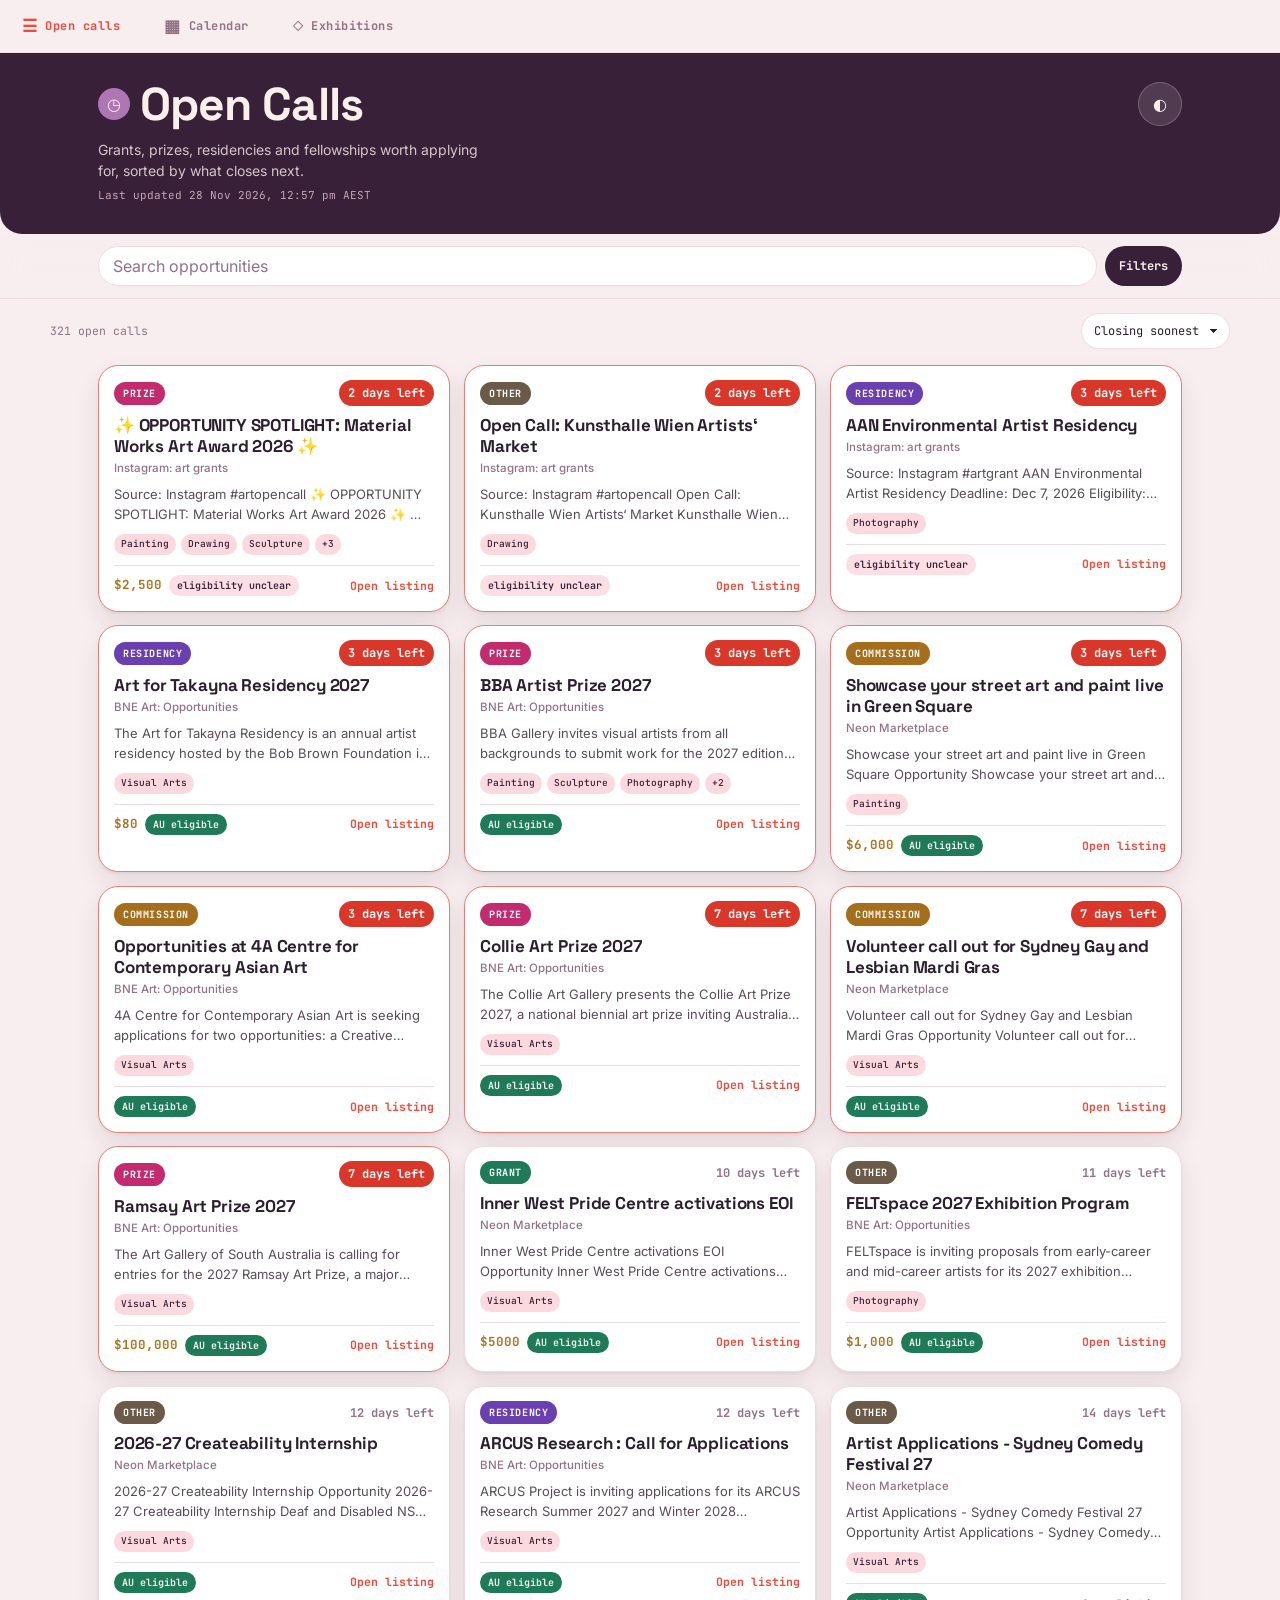
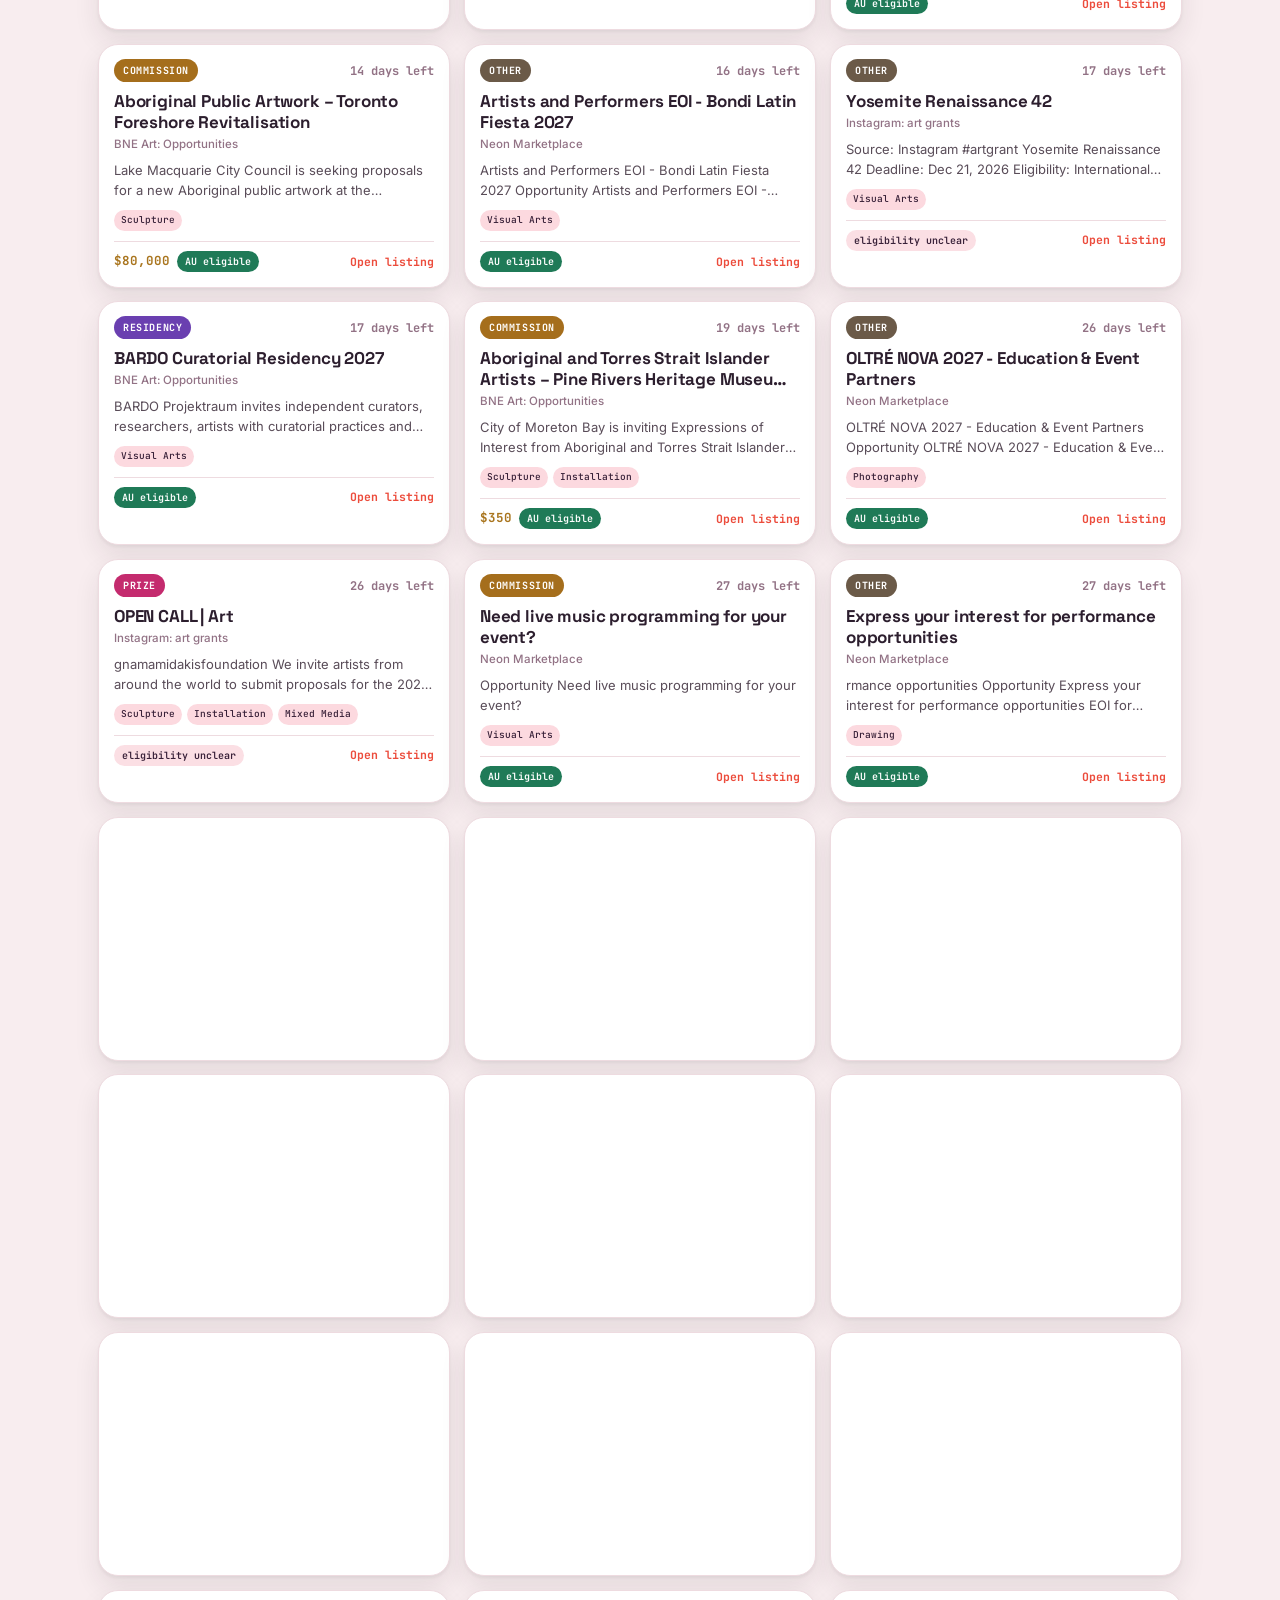
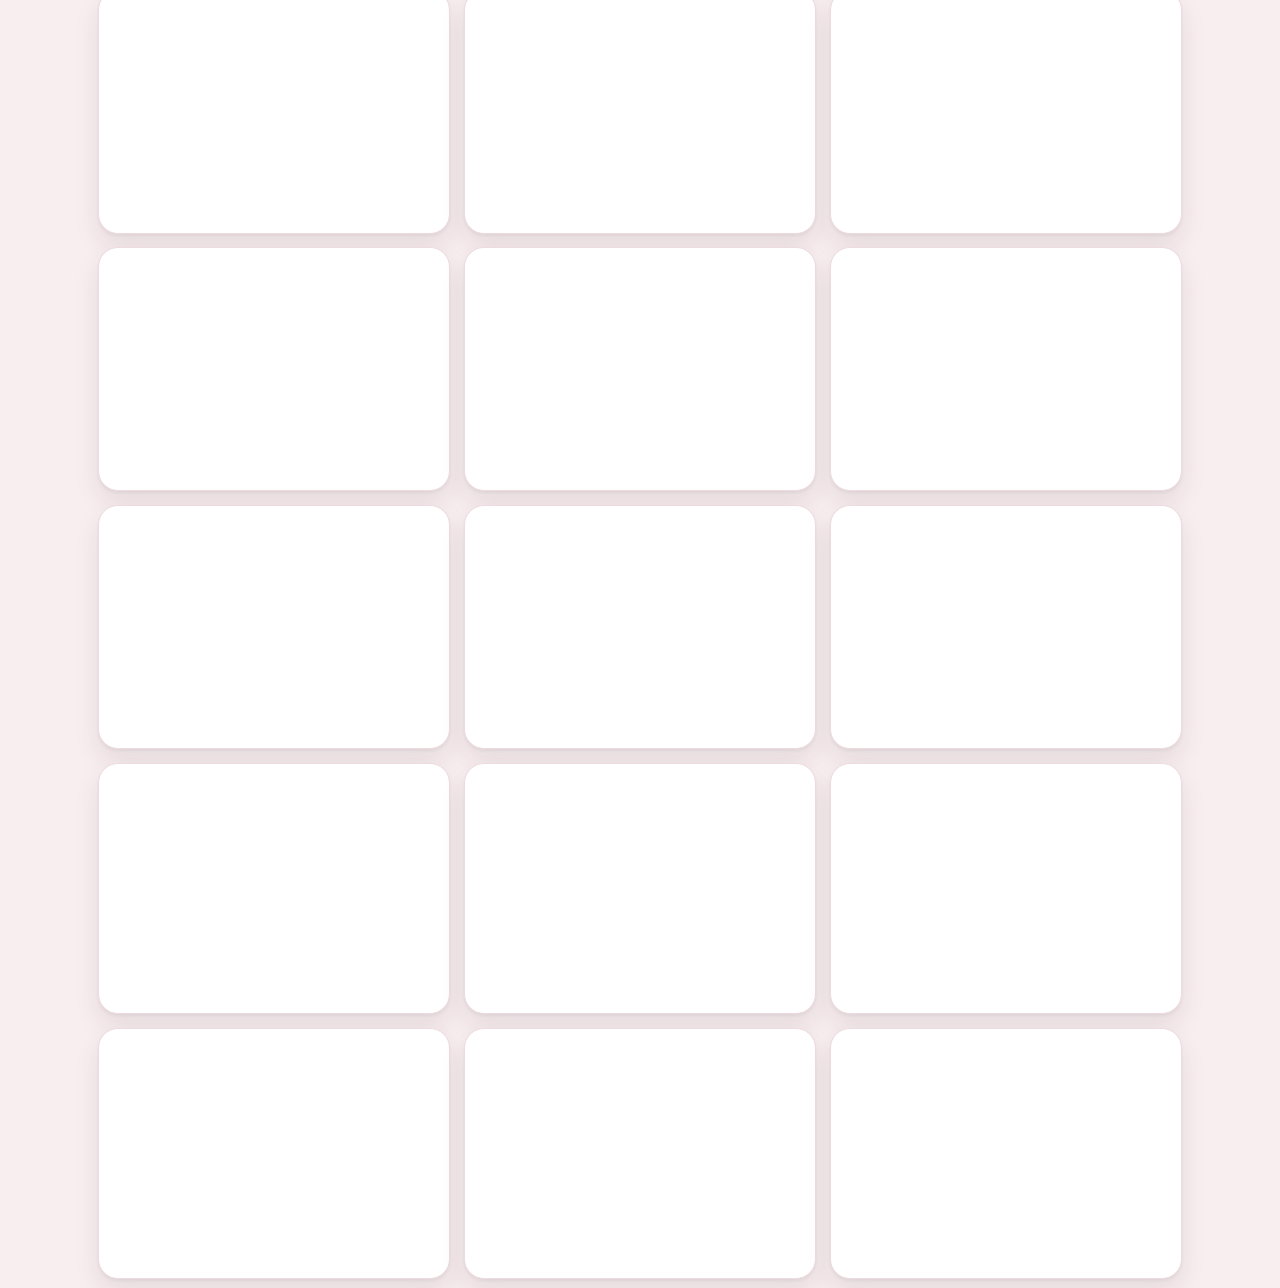
<file: docs/index.html>
<!DOCTYPE html>
<html lang="en-AU">
<head>
<meta charset="utf-8" />
<meta name="viewport" content="width=device-width, initial-scale=1, viewport-fit=cover" />
<title>Open Calls · arts funding for Australian artists</title>
<link rel="preconnect" href="https://fonts.googleapis.com" />
<link rel="preconnect" href="https://fonts.gstatic.com" crossorigin />
<link href="https://fonts.googleapis.com/css2?family=Space+Grotesk:wght@600;700&family=Inter:wght@400;500&family=JetBrains+Mono:wght@500;700&display=swap" rel="stylesheet" />
<link rel="stylesheet" href="styles.css?v=11" />
<script>try{var t=localStorage.getItem('oc-theme')||'bloom';if(t!=='default')document.documentElement.setAttribute('data-theme',t);}catch(e){}</script>
</head>
<body>

<nav class="tabbar" role="tablist" id="tabbar">
  <button class="tab" data-tab="list" role="tab" aria-selected="true"><span class="ti">☰</span>Open calls</button>
  <button class="tab" data-tab="calendar" role="tab" aria-selected="false"><span class="ti">▦</span>Calendar</button>
  <a class="tab" href="https://artsydney.github.io/art-openings-syd/" target="_blank" rel="noopener"><span class="ti">◇</span>Exhibitions</a>
</nav>

<header class="band">
  <div class="wrap">
    <div class="band-top">
      <span class="mark">◷</span>
      <h1>Open Calls</h1>
      <button class="icon-btn" id="theme-toggle" aria-label="Switch colour theme">◐</button>
    </div>
    <p class="tagline">Grants, prizes, residencies and fellowships worth applying for, sorted by what closes next.</p>
    <p class="meta" id="meta">Loading the latest run…</p>
  </div>
</header>

<!-- ══ LIST ══ -->
<div id="panel-list">
  <div class="filterbar">
    <div class="wrap filterbar-inner">
      <input id="search" type="search" placeholder="Search opportunities" aria-label="Search opportunities" />
      <button class="filter-btn" id="open-filters">Filters<span class="badge" id="filter-count" hidden>0</span></button>
    </div>
  </div>
  <div class="wrap resultbar">
    <span id="result-count"></span>
    <select id="sort" aria-label="Sort opportunities">
      <option value="deadline">Closing soonest</option>
      <option value="newest">Recently added</option>
      <option value="amount">Largest amount</option>
      <option value="title">A to Z</option>
    </select>
  </div>
  <main class="wrap">
    <div id="grid" class="grid"></div>
    <div id="sentinel" style="height:1px"></div>
    <div id="empty" class="empty" hidden>
      <p>No open calls match those filters.</p>
      <p class="empty-sub">Loosen a filter, or check back after the next run.</p>
      <div class="btn-line"><button class="btn-ghost" id="empty-clear">Clear all filters</button></div>
    </div>
  </main>
</div>

<!-- ══ CALENDAR ══ -->
<div id="panel-calendar" hidden>
  <div class="wrap">
    <p class="cal-rotate-hint">Rotate your phone for the month grid</p>
    <div class="cal-toolbar" id="cal-toolbar">
      <button class="cal-nav" id="cal-prev" aria-label="Previous month">&#8249;</button>
      <h2 class="cal-month-label" id="cal-month-label"></h2>
      <button class="cal-nav" id="cal-next" aria-label="Next month">&#8250;</button>
      <button class="cal-export" id="cal-download">Add every deadline to your calendar</button>
    </div>
    <div id="cal-body"></div>
  </div>
</div>

<button class="to-top" id="to-top" aria-label="Back to top" hidden>↑</button>

<!-- ══ FILTER SHEET ══ -->
<div class="sheet-backdrop" id="sheet-backdrop" hidden></div>
<aside class="sheet" id="sheet" role="dialog" aria-modal="true" aria-label="Filters" hidden>
  <div class="sheet-grip"></div>
  <div class="sheet-head">
    <h2>Filters</h2>
    <button class="icon-btn" id="sheet-close" style="background:var(--card);border-color:var(--hairline);color:var(--ink)" aria-label="Close filters">&#10005;</button>
  </div>
  <div class="sheet-body">
    <div class="fgroup">
      <h3>Opportunity type</h3>
      <div class="chips" id="category-chips"></div>
    </div>
    <div class="fgroup">
      <h3>Discipline</h3>
      <p class="fsublabel">Open-to-all listings always show, whatever you pick here.</p>
      <div class="chips" id="discipline-chips"></div>
    </div>
    <div class="fgroup">
      <h3>Where it's based</h3>
      <select class="fselect" id="location">
        <option value="all">Anywhere</option>
        <option value="Australia">Australia only</option>
        <option value="International">International only</option>
      </select>
    </div>
    <div class="fgroup">
      <h3>Eligibility</h3>
      <select class="fselect" id="eligibility">
        <option value="all">Any</option>
        <option value="eligible">Australians eligible</option>
        <option value="unclear">Unclear</option>
      </select>
    </div>
    <div class="fgroup">
      <label class="rowtoggle"><span>Closing within 7 days</span><input type="checkbox" id="closing-soon" /></label>
      <label class="rowtoggle"><span>Free to enter</span><input type="checkbox" id="free-only" /></label>
      <label class="rowtoggle"><span>Show closed instead</span><input type="checkbox" id="show-closed" /></label>
    </div>
    <div class="fgroup">
      <h3>Colour</h3>
      <div class="chips">
        <button class="chip theme-btn" data-theme="default" aria-pressed="false">Chocolate</button>
        <button class="chip theme-btn" data-theme="bloom" aria-pressed="true">Bloom</button>
      </div>
    </div>
    <div class="fgroup">
      <p class="fsublabel" style="margin:0">Assembled from public feeds and pages. Always confirm eligibility, amounts and deadlines on the original listing before you apply.</p>
    </div>
  </div>
  <div class="sheet-foot">
    <button class="btn-ghost" id="sheet-clear">Clear all</button>
    <button class="btn-primary" id="sheet-apply">Show results</button>
  </div>
</aside>

<!-- ══ DAY POPUP ══ -->
<div class="cal-popup-overlay" id="cal-overlay" hidden>
  <div class="cal-popup" role="dialog" aria-modal="true" aria-labelledby="cal-popup-title">
    <button class="cal-popup-close" id="cal-popup-close" aria-label="Close">&#10005;</button>
    <h3 id="cal-popup-title"></h3>
    <div id="cal-popup-body"></div>
  </div>
</div>

<script src="app.js?v=16"></script>
<script type="module" src="https://static.cloudflareinsights.com/beacon.min.js" data-cf-beacon='{"token": "18444fb485864c2382080888e3701b44"}'></script>
</body>
</html>
</file>
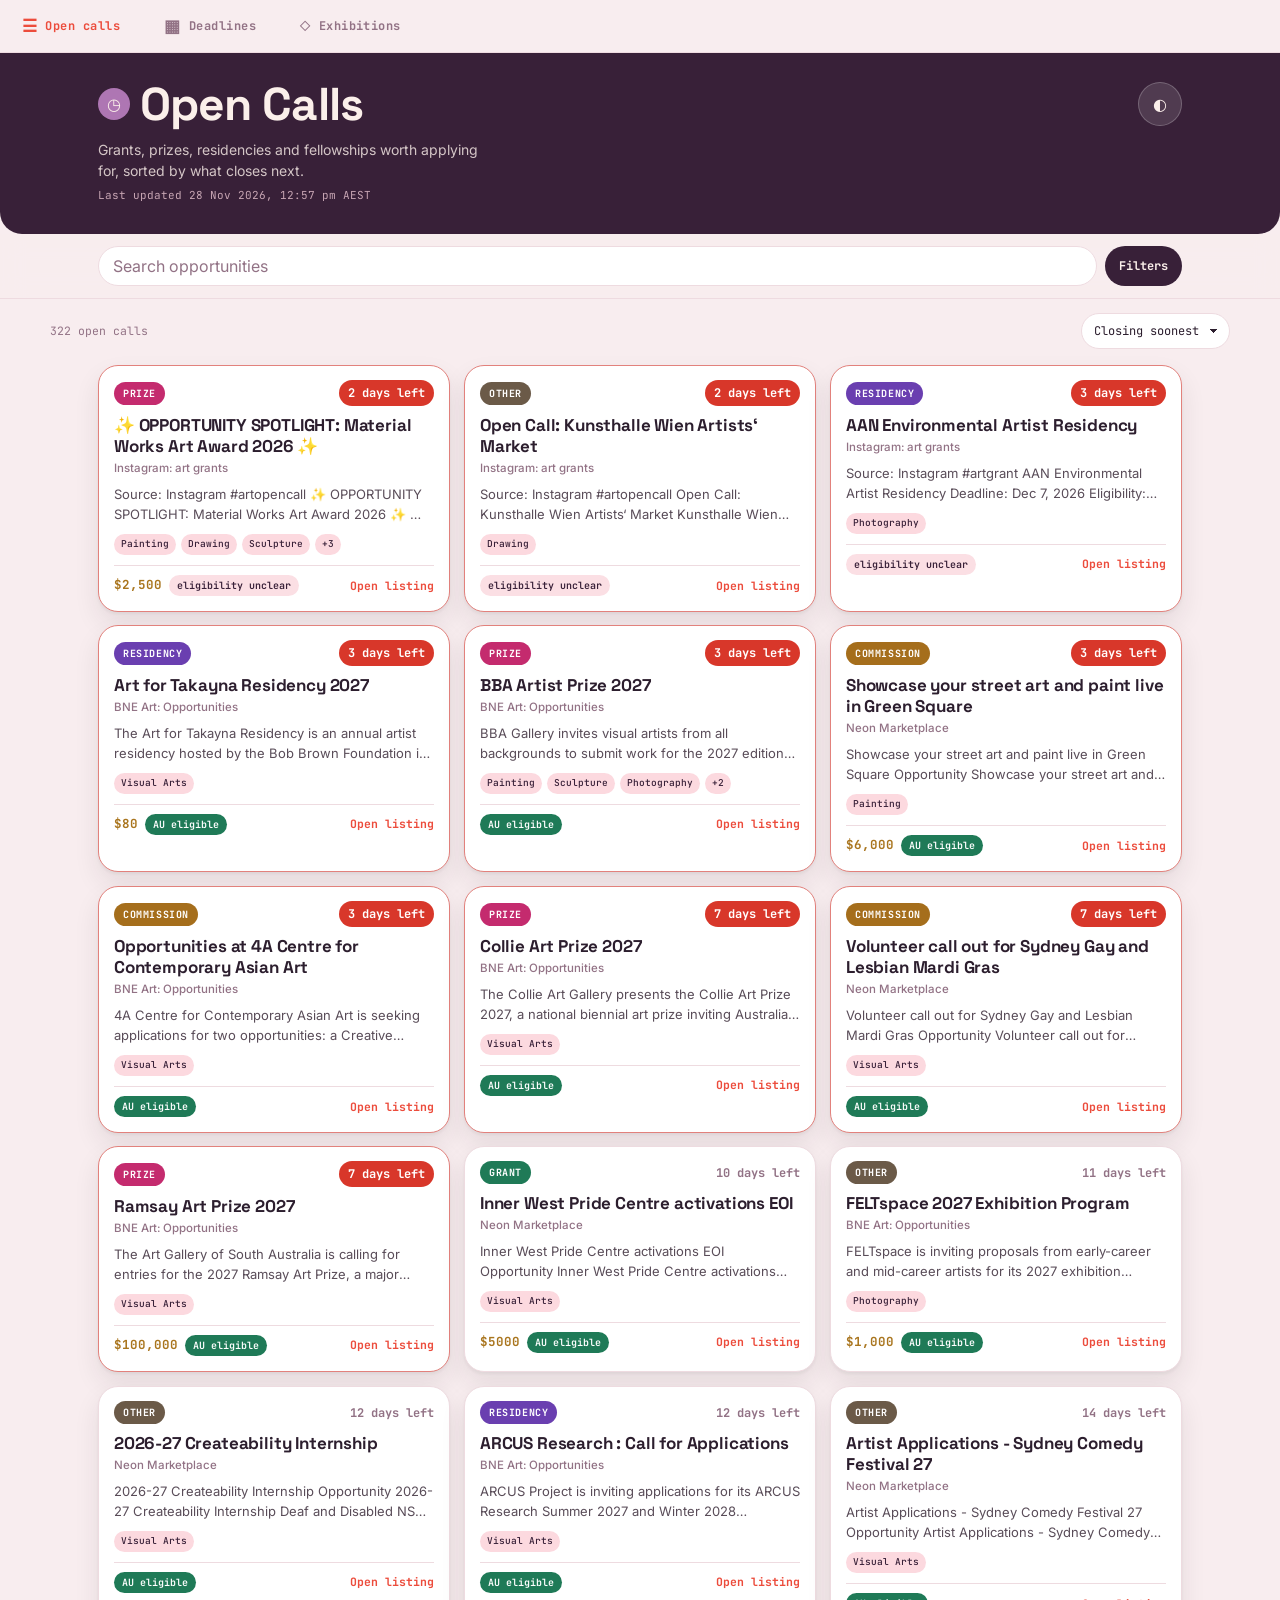
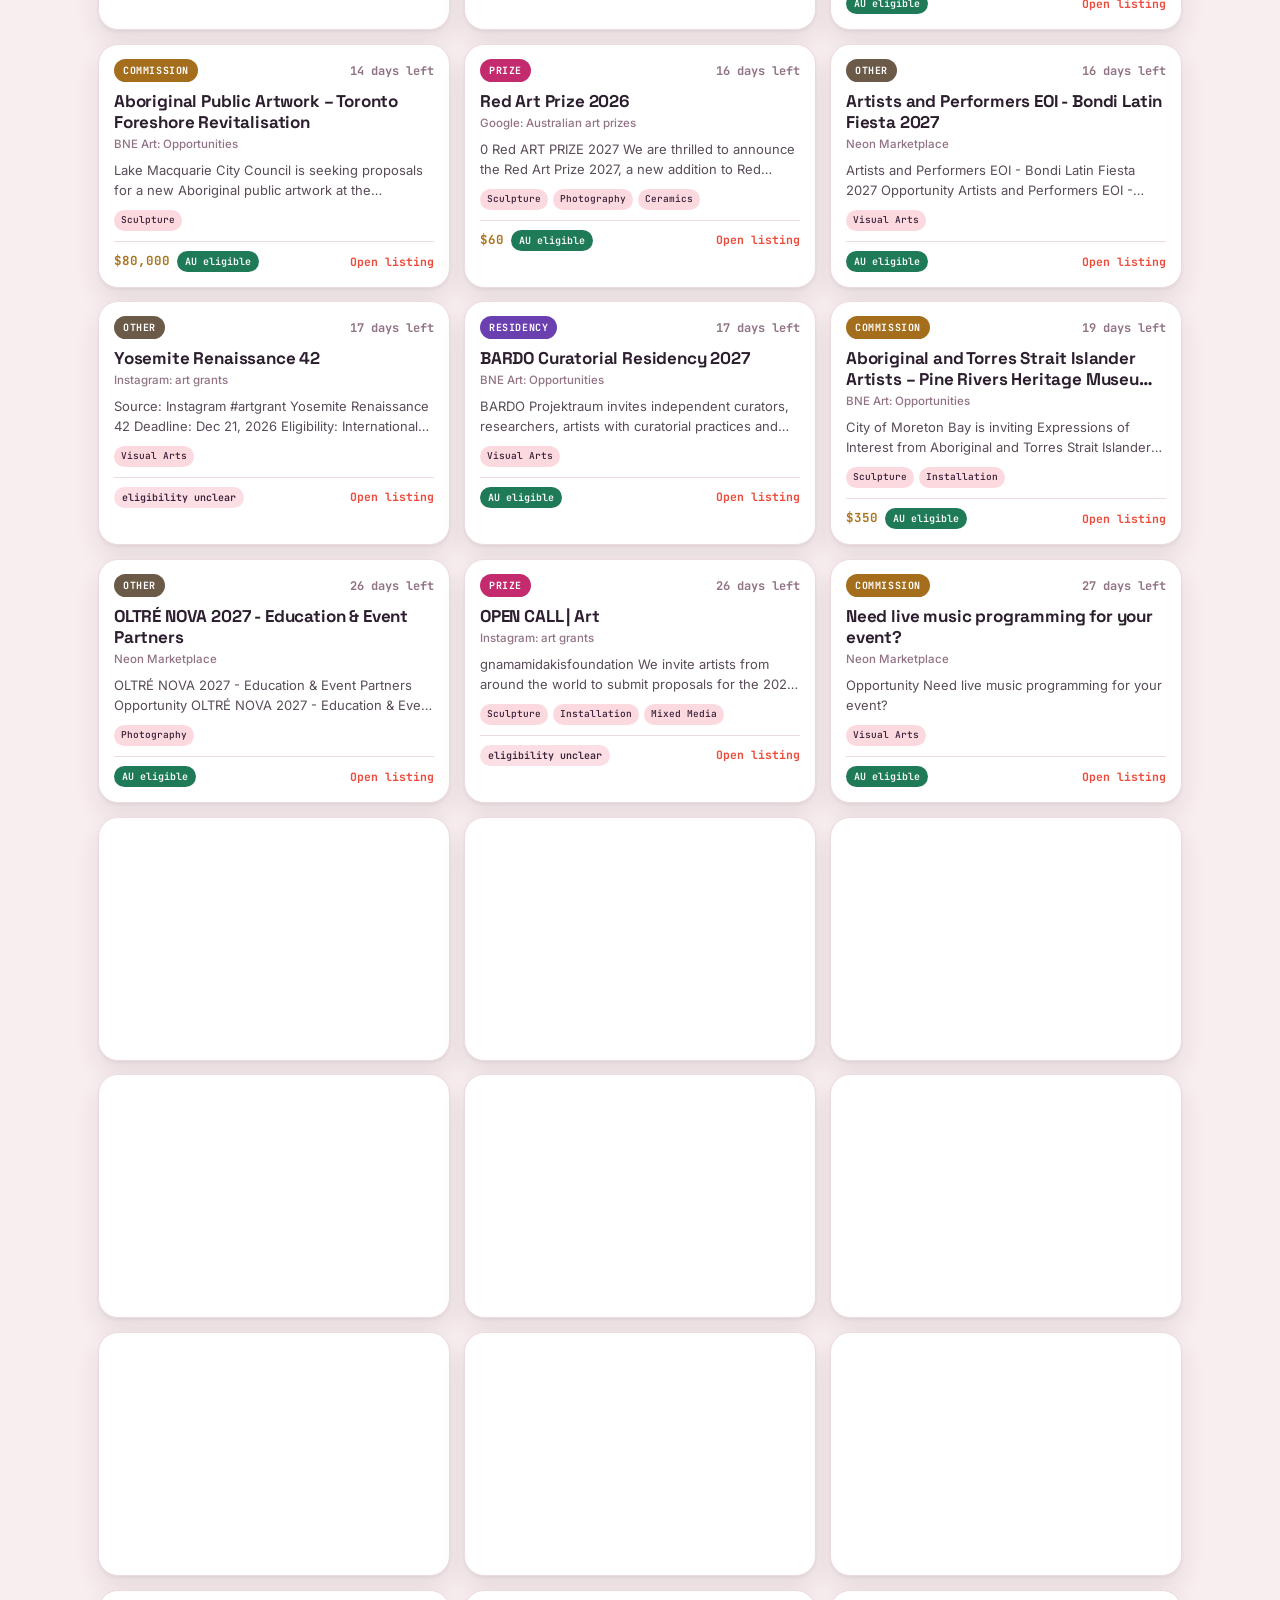
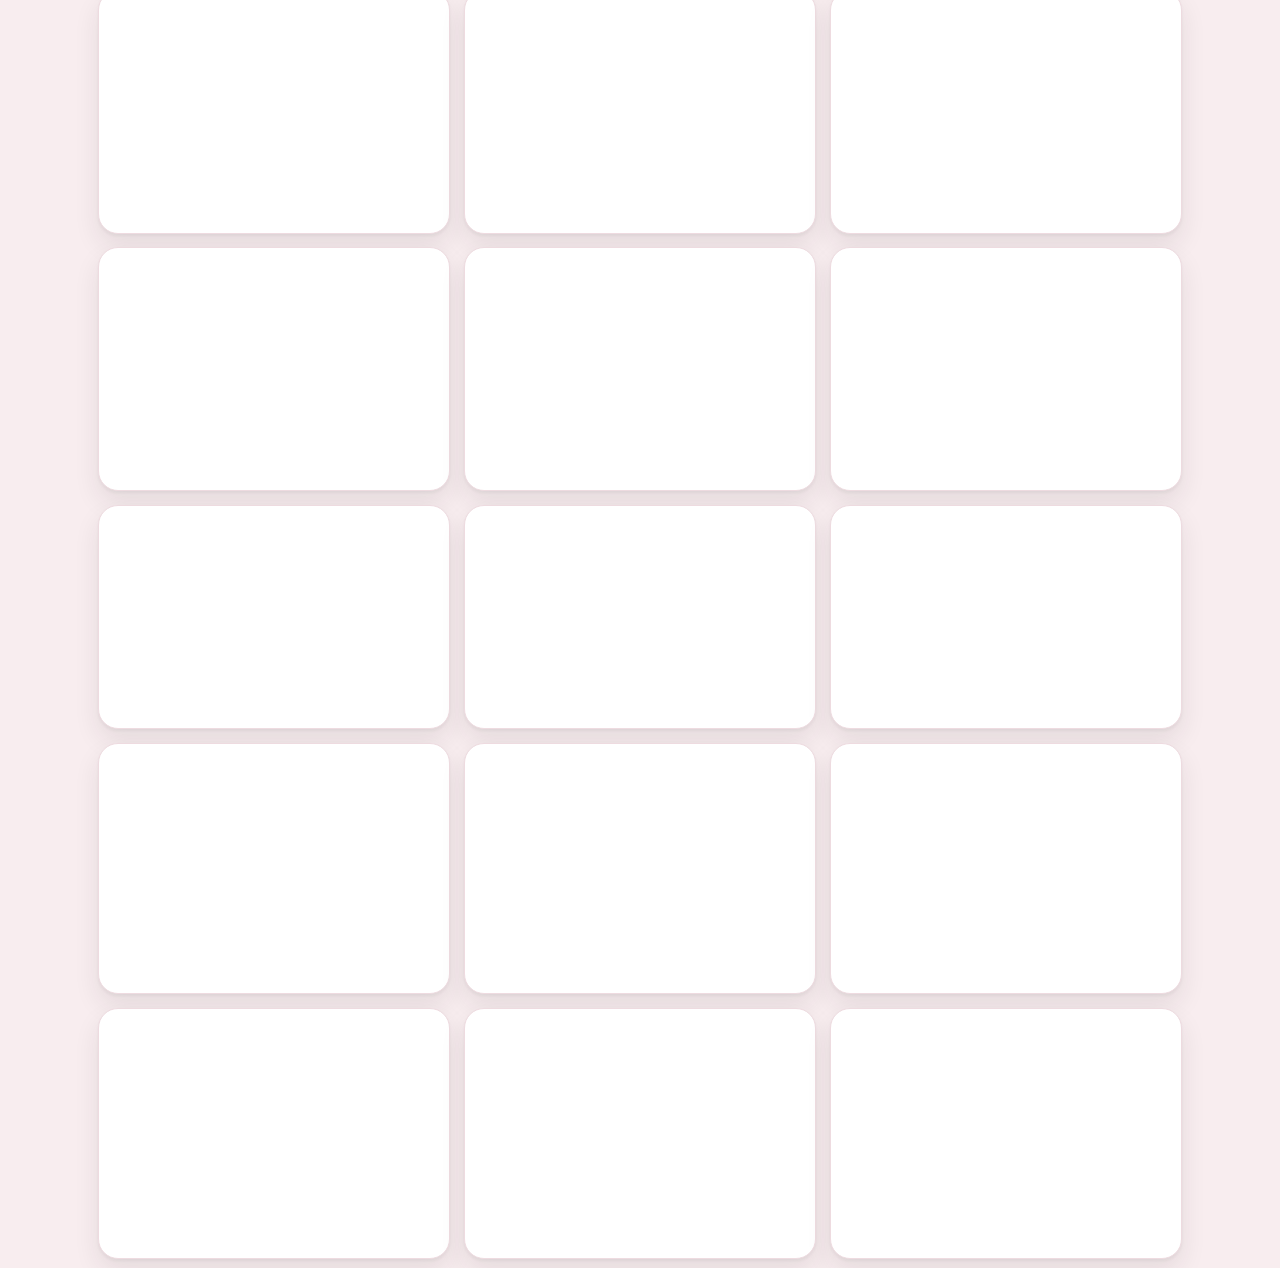
<file: docs/index_optA.html>
<!DOCTYPE html>
<html lang="en-AU">
<head>
<meta charset="utf-8" />
<meta name="viewport" content="width=device-width, initial-scale=1, viewport-fit=cover" />
<title>Open Calls · arts funding for Australian artists</title>
<link rel="preconnect" href="https://fonts.googleapis.com" />
<link rel="preconnect" href="https://fonts.gstatic.com" crossorigin />
<link href="https://fonts.googleapis.com/css2?family=Space+Grotesk:wght@600;700&family=Inter:wght@400;500&family=JetBrains+Mono:wght@500;700&display=swap" rel="stylesheet" />
<script>try{var t=localStorage.getItem('oc-theme')||'bloom';if(t!=='default')document.documentElement.setAttribute('data-theme',t);}catch(e){}</script>
<style>
/* ══ OPTION A — "Compressed" ══════════════════════════════════════════════════
   Same visual language as production (Bloom palette, Space Grotesk / Inter /
   JetBrains Mono, chunky cards). Rebuilt around a phone:
     · hero collapses to a scroll-away band instead of eating 360px
     · one 56px sticky row holds search + a Filters button
     · every filter moves into a bottom sheet, nothing hidden in a scroller
     · persistent bottom tab bar so nav is always a thumb away
     · 16px inputs (no iOS zoom), 44px minimum tap targets
     · cards render in batches of 24, JSZip loads only on demand
   ═════════════════════════════════════════════════════════════════════════ */

:root {
  --paper:#F3E7D2; --cocoa:#241511; --ink:#241511; --cream:#F7EFE1; --card:#FFFFFF;
  --muted:#8B7A67; --muted-cream:#C9B69C; --hairline:#E4D5BC;
  --coral:#FF5A3C; --marigold:#F4B01F; --urgent:#DE3A1E;
  --lavender:#6A3FB0; --ochre:#241511;
  --c-grant:#1F7A57; --c-scholarship:#2E5AAC; --c-prize:#C42B6E; --c-award:#E07A17;
  --c-residency:#6A3FB0; --c-fellowship:#B2368A; --c-commission:#A56E1C; --c-other:#6B5A48;
  --radius:20px;
  --shadow:0 2px 3px rgba(36,21,17,.05), 0 12px 26px rgba(36,21,17,.08);
  --f-head:"Space Grotesk",system-ui,sans-serif;
  --f-body:"Inter",system-ui,sans-serif;
  --f-mono:"JetBrains Mono",ui-monospace,monospace;
  --tap:44px;
  --bar:56px;
  --dock:calc(60px + env(safe-area-inset-bottom));
}
:root[data-theme="bloom"] {
  --paper:#F8EDEF; --cocoa:#382038; --ink:#2C1E2E; --cream:#FBEFEA;
  --muted:#927285; --muted-cream:#C8A6B4; --hairline:#EEDBE0;
  --coral:#EC4C3C; --marigold:#FCD9DF; --urgent:#D8372A;
  --lavender:#AE76B3; --ochre:#A9751E;
  --shadow:0 2px 3px rgba(44,30,46,.05), 0 12px 26px rgba(44,30,46,.09);
}

*{box-sizing:border-box}
[hidden]{display:none !important}
html{-webkit-text-size-adjust:100%}
body{
  margin:0; background:var(--paper); color:var(--ink);
  font-family:var(--f-body); line-height:1.5; -webkit-font-smoothing:antialiased;
  padding-bottom:var(--dock);
  overscroll-behavior-y:none;
}
.wrap{width:min(1180px,100%); padding-inline:clamp(14px,4vw,48px); margin-inline:auto}
a{color:inherit}
:focus-visible{outline:2px solid var(--coral); outline-offset:2px; border-radius:6px}

/* ── scroll-away identity band ─────────────────────────────────────────── */
.band{background:var(--cocoa); color:var(--cream); padding:14px 0 20px;
      border-bottom-left-radius:22px; border-bottom-right-radius:22px}
.band-top{display:flex; align-items:center; gap:10px}
.mark{font-size:16px; color:var(--cocoa); background:var(--marigold); border-radius:50%;
      width:32px; height:32px; display:grid; place-items:center; font-weight:700; flex:0 0 auto}
:root[data-theme="bloom"] .mark{background:var(--lavender); color:var(--cream)}
.band h1{font-family:var(--f-head); font-weight:700; font-size:clamp(24px,6.2vw,40px);
         letter-spacing:-.02em; line-height:1; margin:0; flex:1}
.icon-btn{
  width:var(--tap); height:var(--tap); min-width:var(--tap); border-radius:50%;
  background:rgba(255,255,255,.12); border:1px solid rgba(255,255,255,.22);
  color:var(--cream); cursor:pointer; font-size:16px; display:grid; place-items:center;
}
.tagline{font-size:14px; color:var(--cream); opacity:.8; max-width:44ch; margin:12px 0 6px}
.meta{font-family:var(--f-mono); font-size:11px; color:var(--muted-cream); margin:0}

/* ── the only sticky chrome: 56px ──────────────────────────────────────── */
.filterbar{
  position:sticky; top:0; z-index:30;
  background:color-mix(in srgb, var(--paper) 94%, transparent);
  backdrop-filter:blur(12px); -webkit-backdrop-filter:blur(12px);
  border-bottom:1px solid var(--hairline);
}
.filterbar-inner{display:flex; gap:8px; align-items:center; height:var(--bar)}
#search{
  flex:1; min-width:0; height:40px; padding:0 14px;
  font-size:16px;                      /* 16px stops iOS Safari zooming on focus */
  font-family:inherit; background:var(--card); color:var(--ink);
  border:1.5px solid var(--hairline); border-radius:999px;
}
#search::placeholder{color:var(--muted)}
.filter-btn{
  height:40px; min-height:40px; padding:0 14px; flex:0 0 auto;
  display:inline-flex; align-items:center; gap:7px;
  font-family:var(--f-mono); font-size:12px; font-weight:700;
  background:var(--cocoa); color:var(--cream); border:none; border-radius:999px; cursor:pointer;
}
.badge{background:var(--coral); color:#fff; border-radius:999px; min-width:18px; height:18px;
       display:grid; place-items:center; font-size:10.5px; padding:0 5px}

/* ── result count + sort ───────────────────────────────────────────────── */
.resultbar{display:flex; align-items:center; justify-content:space-between; gap:10px;
           padding:14px 0 2px}
#result-count{font-family:var(--f-mono); font-size:11.5px; color:var(--muted)}
#sort{
  font-family:var(--f-mono); font-size:12px; height:36px; padding:0 30px 0 12px;
  border:1.5px solid var(--hairline); border-radius:999px;
  background:var(--card) ; color:var(--ink); appearance:none;
  background-image:linear-gradient(45deg,transparent 50%,currentColor 50%),linear-gradient(135deg,currentColor 50%,transparent 50%);
  background-position:calc(100% - 15px) 15px, calc(100% - 11px) 15px;
  background-size:4px 4px, 4px 4px; background-repeat:no-repeat;
}

/* ── cards ─────────────────────────────────────────────────────────────── */
.grid{display:grid; gap:14px; padding:14px 0 8px;
      grid-template-columns:repeat(auto-fill,minmax(min(100%,300px),1fr))}
.card{
  display:block; text-decoration:none; color:inherit;
  background:var(--card); border:1.5px solid var(--hairline); border-radius:var(--radius);
  padding:14px 15px 15px; box-shadow:var(--shadow);
  content-visibility:auto; contain-intrinsic-size:auto 220px;
}
.card:active{transform:scale(.99)}
.card.urgent{border-color:color-mix(in srgb, var(--urgent) 55%, var(--hairline))}
.card-top{display:flex; justify-content:space-between; align-items:center; gap:8px; margin-bottom:9px}
.cat{font-family:var(--f-mono); font-size:10px; font-weight:700; letter-spacing:.06em;
     text-transform:uppercase; padding:4px 9px; border-radius:999px; color:#fff; white-space:nowrap}
.count{font-family:var(--f-mono); font-weight:700; font-size:12px; color:var(--muted); white-space:nowrap}
.count.soon{color:#fff; background:var(--urgent); padding:4px 9px; border-radius:999px}
.count.none{color:var(--muted-cream)}
.card h2{font-family:var(--f-head); font-weight:700; font-size:17px; line-height:1.24;
         margin:0 0 3px; letter-spacing:-.01em;
         display:-webkit-box; -webkit-line-clamp:2; -webkit-box-orient:vertical; overflow:hidden}
.source{font-size:11.5px; color:var(--muted); margin:0 0 8px; font-weight:500}
.desc{font-size:13px; color:color-mix(in srgb, var(--ink) 78%, var(--paper)); margin:0 0 10px;
      display:-webkit-box; -webkit-line-clamp:2; -webkit-box-orient:vertical; overflow:hidden}
.forms{display:flex; flex-wrap:wrap; gap:5px; margin-bottom:10px}
.form-tag{font-family:var(--f-mono); font-size:9.5px; font-weight:500;
          color:var(--cocoa); background:var(--marigold); padding:3px 7px; border-radius:999px}
.card-foot{display:flex; align-items:center; justify-content:space-between; gap:8px; flex-wrap:wrap;
           padding-top:9px; border-top:1px solid var(--hairline)}
.foot-left{display:flex; align-items:center; gap:7px; flex-wrap:wrap; min-width:0}
.amount{font-family:var(--f-mono); font-size:12.5px; font-weight:700; color:var(--ochre)}
.fee,.elig{font-size:10px; font-weight:600; padding:3px 8px; border-radius:999px; font-family:var(--f-mono)}
.fee.free{color:#fff; background:var(--c-grant)}
.elig.eligible{color:#fff; background:var(--c-grant)}
.elig.unclear{color:var(--cocoa); background:color-mix(in srgb, var(--marigold) 70%, var(--paper))}
.go{font-family:var(--f-mono); font-size:11.5px; font-weight:700; color:var(--coral)}

/* ── empty state ───────────────────────────────────────────────────────── */
.empty{text-align:center; padding:56px 0; color:var(--muted)}
.empty p{margin:0 0 4px; font-size:16px}
.empty-sub{font-size:13px}
.btn-line{margin-top:16px}
.btn-ghost{
  min-height:var(--tap); padding:0 20px; border-radius:999px; cursor:pointer;
  font-family:var(--f-mono); font-size:12px; font-weight:700;
  background:var(--card); color:var(--ink); border:1.5px solid var(--hairline);
}

/* ── bottom sheet ──────────────────────────────────────────────────────── */
.sheet-backdrop{position:fixed; inset:0; background:rgba(0,0,0,.42); z-index:60}
.sheet{
  position:fixed; left:0; right:0; bottom:0; z-index:61;
  background:var(--paper); border-top-left-radius:22px; border-top-right-radius:22px;
  max-height:88dvh; display:flex; flex-direction:column;
  box-shadow:0 -8px 40px rgba(0,0,0,.22);
  animation:rise .22s cubic-bezier(.32,.72,0,1);
}
@keyframes rise{from{transform:translateY(100%)}to{transform:translateY(0)}}
.sheet-grip{width:38px; height:4px; border-radius:999px; background:var(--hairline);
            margin:10px auto 2px; flex:0 0 auto}
.sheet-head{display:flex; align-items:center; justify-content:space-between;
            padding:6px 18px 10px; flex:0 0 auto}
.sheet-head h2{font-family:var(--f-head); font-size:18px; margin:0}
.sheet-body{overflow-y:auto; -webkit-overflow-scrolling:touch; padding:0 18px 14px; flex:1 1 auto}
.sheet-foot{
  display:flex; gap:10px; padding:12px 18px calc(12px + env(safe-area-inset-bottom));
  border-top:1px solid var(--hairline); background:var(--paper); flex:0 0 auto;
}
.fgroup{padding:14px 0; border-bottom:1px solid var(--hairline)}
.fgroup:last-child{border-bottom:none}
.fgroup > h3{font-family:var(--f-head); font-size:13.5px; font-weight:600; margin:0 0 10px}
.chips{display:flex; flex-wrap:wrap; gap:7px}   /* wrap, never a hidden scroller */
.chip{
  min-height:36px; padding:0 13px; display:inline-flex; align-items:center;
  font-family:var(--f-mono); font-size:12px; font-weight:500;
  border-radius:999px; cursor:pointer; white-space:nowrap;
  background:var(--card); color:var(--muted); border:1.5px solid var(--hairline);
}
.chip[aria-pressed="true"]{background:var(--cocoa); color:var(--cream); border-color:var(--cocoa)}
.rowtoggle{
  display:flex; align-items:center; justify-content:space-between; gap:12px;
  min-height:var(--tap); cursor:pointer; font-size:14.5px;
}
.rowtoggle input{width:22px; height:22px; accent-color:var(--coral); flex:0 0 auto}
.fselect{
  width:100%; min-height:var(--tap); font-size:16px; font-family:inherit; padding:0 14px;
  border:1.5px solid var(--hairline); border-radius:12px; background:var(--card); color:var(--ink);
}
.fsublabel{font-size:12px; color:var(--muted); margin:0 0 6px}
.btn-primary{
  flex:1; min-height:var(--tap); border:none; border-radius:999px; cursor:pointer;
  font-family:var(--f-mono); font-size:13px; font-weight:700;
  background:var(--coral); color:#fff;
}

/* ── bottom tab bar ────────────────────────────────────────────────────── */
.tabbar{
  position:fixed; left:0; right:0; bottom:0; z-index:40;
  display:grid; grid-template-columns:repeat(3,1fr);
  background:color-mix(in srgb, var(--paper) 96%, transparent);
  backdrop-filter:blur(12px); -webkit-backdrop-filter:blur(12px);
  border-top:1px solid var(--hairline);
  padding-bottom:env(safe-area-inset-bottom);
}
.tab{
  min-height:60px; background:none; border:none; cursor:pointer; text-decoration:none;
  display:flex; flex-direction:column; align-items:center; justify-content:center; gap:3px;
  font-family:var(--f-mono); font-size:10px; font-weight:700; letter-spacing:.04em;
  color:var(--muted); padding:0;
}
.tab .ti{font-size:17px; line-height:1}
.tab[aria-selected="true"]{color:var(--coral)}

/* ── back to top ───────────────────────────────────────────────────────── */
.to-top{
  position:fixed; right:14px; bottom:calc(var(--dock) + 12px); z-index:35;
  width:var(--tap); height:var(--tap); border-radius:50%; cursor:pointer;
  background:var(--cocoa); color:var(--cream); border:none; font-size:17px;
  box-shadow:var(--shadow);
}

/* ── calendar ──────────────────────────────────────────────────────────── */
.cal-toolbar{display:flex; align-items:center; gap:10px; padding:16px 0 10px; flex-wrap:wrap}
.cal-month-label{font-family:var(--f-head); font-size:17px; font-weight:700; margin:0;
                 flex:1; text-align:center}
.cal-nav{min-width:var(--tap); min-height:var(--tap); background:var(--cocoa); color:var(--cream);
         border:none; border-radius:12px; cursor:pointer; font-size:18px}
.cal-export{
  width:100%; min-height:var(--tap); margin-bottom:4px; border:none; border-radius:999px;
  background:var(--cocoa); color:var(--cream); cursor:pointer;
  font-family:var(--f-mono); font-size:12px; font-weight:700;
}
.cal-grid{display:grid; grid-template-columns:repeat(7,minmax(0,1fr)); gap:1px;
          background:var(--hairline); border:1px solid var(--hairline);
          border-radius:12px; overflow:hidden; margin-bottom:24px}
.cal-dow{background:var(--cocoa); color:var(--cream); font-family:var(--f-head);
         font-size:10.5px; font-weight:700; padding:7px 4px; text-align:center}
.cal-cell{background:var(--card); min-height:82px; padding:5px; position:relative}
.cal-cell.other-month{opacity:.45}
.cal-cell.has-events{cursor:pointer}
.cal-day-num{font-family:var(--f-mono); font-size:11px; font-weight:700; color:var(--muted)}
.cal-cell.today .cal-day-num{background:var(--coral); color:#fff; border-radius:50%;
  width:20px; height:20px; display:inline-grid; place-items:center; font-size:10px}
.cal-dot{display:block; color:#fff; border-radius:4px; font-size:9.5px; font-weight:600;
         padding:2px 4px; margin-top:2px; overflow:hidden; text-overflow:ellipsis; white-space:nowrap}
.cal-more{font-size:9.5px; color:var(--muted); font-style:italic}

.agenda{padding:4px 0 24px}
.agenda-head{display:flex; align-items:center; justify-content:space-between; gap:10px;
             padding:16px 0 8px; border-top:2px solid var(--hairline); margin-top:6px}
.agenda-head:first-child{border-top:none; margin-top:0}
.agenda-date{font-family:var(--f-head); font-weight:700; font-size:14px}
.agenda-row{background:var(--card); border:1.5px solid var(--hairline); border-radius:14px;
            padding:12px 13px; margin-bottom:8px}
.agenda-title{font-family:var(--f-head); font-weight:600; font-size:14px; line-height:1.3; margin:7px 0 5px}
.agenda-acts{display:flex; gap:7px; flex-wrap:wrap; margin-top:9px}
.act{
  min-height:38px; padding:0 13px; display:inline-flex; align-items:center;
  border-radius:999px; border:1.5px solid var(--hairline); background:var(--card);
  color:var(--ink); cursor:pointer; text-decoration:none;
  font-family:var(--f-mono); font-size:11px; font-weight:700;
}
.act.primary{background:var(--coral); color:#fff; border-color:var(--coral)}

/* ── day popup (calendar grid) ─────────────────────────────────────────── */
.cal-popup-overlay{position:fixed; inset:0; background:rgba(0,0,0,.45); z-index:70;
                   display:flex; align-items:flex-end; justify-content:center}
.cal-popup{background:var(--paper); border-top-left-radius:22px; border-top-right-radius:22px;
           max-height:82dvh; overflow-y:auto; padding:20px 18px calc(20px + env(safe-area-inset-bottom));
           width:100%; max-width:560px; position:relative}
.cal-popup h3{font-family:var(--f-head); font-size:16px; margin:0 0 14px; padding-right:40px}
.cal-popup-close{position:absolute; right:12px; top:12px; width:var(--tap); height:var(--tap);
                 border-radius:50%; border:none; background:var(--card); color:var(--ink);
                 cursor:pointer; font-size:15px}
.pop-item{border-bottom:1px solid var(--hairline); padding:12px 0}
.pop-item:last-child{border-bottom:none}
.pop-item h4{font-family:var(--f-head); font-size:14px; margin:0 0 4px}

@media (min-width:760px){
  .band{padding:28px 0 30px}
  .band h1{font-size:46px}
  .filterbar-inner{height:64px}
  .tabbar{position:sticky; top:0; grid-template-columns:repeat(3,max-content);
          border-top:none; border-bottom:1px solid var(--hairline); z-index:41}
  .tab{min-height:52px; flex-direction:row; gap:8px; padding:0 22px; font-size:12px}
  body{padding-bottom:0}
  .to-top{bottom:22px}
  .cal-export{width:auto; padding:0 20px; margin:0}
  .cal-month-label{flex:0 1 auto; min-width:170px}
}
@media (prefers-reduced-motion:reduce){
  *{animation-duration:.01ms !important; transition-duration:.01ms !important}
}
</style>
</head>
<body>

<nav class="tabbar" role="tablist" id="tabbar">
  <button class="tab" data-tab="list" role="tab" aria-selected="true"><span class="ti">☰</span>Open calls</button>
  <button class="tab" data-tab="calendar" role="tab" aria-selected="false"><span class="ti">▦</span>Deadlines</button>
  <a class="tab" href="https://artsydney.github.io/art-openings-syd/" target="_blank" rel="noopener"><span class="ti">◇</span>Exhibitions</a>
</nav>

<header class="band">
  <div class="wrap">
    <div class="band-top">
      <span class="mark">◷</span>
      <h1>Open Calls</h1>
      <button class="icon-btn" id="theme-toggle" aria-label="Switch colour theme">◐</button>
    </div>
    <p class="tagline">Grants, prizes, residencies and fellowships worth applying for, sorted by what closes next.</p>
    <p class="meta" id="meta">Loading the latest run…</p>
  </div>
</header>

<!-- ══ LIST ══ -->
<div id="panel-list">
  <div class="filterbar">
    <div class="wrap filterbar-inner">
      <input id="search" type="search" placeholder="Search opportunities" aria-label="Search opportunities" />
      <button class="filter-btn" id="open-filters">Filters<span class="badge" id="filter-count" hidden>0</span></button>
    </div>
  </div>
  <div class="wrap resultbar">
    <span id="result-count"></span>
    <select id="sort" aria-label="Sort opportunities">
      <option value="deadline">Closing soonest</option>
      <option value="newest">Recently added</option>
      <option value="amount">Largest amount</option>
      <option value="title">A to Z</option>
    </select>
  </div>
  <main class="wrap">
    <div id="grid" class="grid"></div>
    <div id="sentinel" style="height:1px"></div>
    <div id="empty" class="empty" hidden>
      <p>No open calls match those filters.</p>
      <p class="empty-sub">Loosen a filter, or check back after the next run.</p>
      <div class="btn-line"><button class="btn-ghost" id="empty-clear">Clear all filters</button></div>
    </div>
  </main>
</div>

<!-- ══ CALENDAR ══ -->
<div id="panel-calendar" hidden>
  <div class="wrap">
    <div class="cal-toolbar" id="cal-toolbar">
      <button class="cal-nav" id="cal-prev" aria-label="Previous month">&#8249;</button>
      <h2 class="cal-month-label" id="cal-month-label"></h2>
      <button class="cal-nav" id="cal-next" aria-label="Next month">&#8250;</button>
      <button class="cal-export" id="cal-download">Add every deadline to your calendar</button>
    </div>
    <div id="cal-body"></div>
  </div>
</div>

<button class="to-top" id="to-top" aria-label="Back to top" hidden>↑</button>

<!-- ══ FILTER SHEET ══ -->
<div class="sheet-backdrop" id="sheet-backdrop" hidden></div>
<aside class="sheet" id="sheet" role="dialog" aria-modal="true" aria-label="Filters" hidden>
  <div class="sheet-grip"></div>
  <div class="sheet-head">
    <h2>Filters</h2>
    <button class="icon-btn" id="sheet-close" style="background:var(--card);border-color:var(--hairline);color:var(--ink)" aria-label="Close filters">&#10005;</button>
  </div>
  <div class="sheet-body">
    <div class="fgroup">
      <h3>Opportunity type</h3>
      <div class="chips" id="category-chips"></div>
    </div>
    <div class="fgroup">
      <h3>Discipline</h3>
      <p class="fsublabel">Open-to-all listings always show, whatever you pick here.</p>
      <div class="chips" id="discipline-chips"></div>
    </div>
    <div class="fgroup">
      <h3>Where it's based</h3>
      <select class="fselect" id="location">
        <option value="all">Anywhere</option>
        <option value="Australia">Australia only</option>
        <option value="International">International only</option>
      </select>
    </div>
    <div class="fgroup">
      <h3>Eligibility</h3>
      <select class="fselect" id="eligibility">
        <option value="all">Any</option>
        <option value="eligible">Australians eligible</option>
        <option value="unclear">Unclear</option>
      </select>
    </div>
    <div class="fgroup">
      <label class="rowtoggle"><span>Closing within 7 days</span><input type="checkbox" id="closing-soon" /></label>
      <label class="rowtoggle"><span>Free to enter</span><input type="checkbox" id="free-only" /></label>
      <label class="rowtoggle"><span>Show closed instead</span><input type="checkbox" id="show-closed" /></label>
    </div>
    <div class="fgroup">
      <h3>Colour</h3>
      <div class="chips">
        <button class="chip theme-btn" data-theme="default" aria-pressed="false">Chocolate</button>
        <button class="chip theme-btn" data-theme="bloom" aria-pressed="true">Bloom</button>
      </div>
    </div>
    <div class="fgroup">
      <p class="fsublabel" style="margin:0">Assembled from public feeds and pages. Always confirm eligibility, amounts and deadlines on the original listing before you apply.</p>
    </div>
  </div>
  <div class="sheet-foot">
    <button class="btn-ghost" id="sheet-clear">Clear all</button>
    <button class="btn-primary" id="sheet-apply">Show results</button>
  </div>
</aside>

<!-- ══ DAY POPUP ══ -->
<div class="cal-popup-overlay" id="cal-overlay" hidden>
  <div class="cal-popup" role="dialog" aria-modal="true" aria-labelledby="cal-popup-title">
    <button class="cal-popup-close" id="cal-popup-close" aria-label="Close">&#10005;</button>
    <h3 id="cal-popup-title"></h3>
    <div id="cal-popup-body"></div>
  </div>
</div>

<script>
/* ══ OPTION A logic. Self-contained: nothing here touches app.js. ═════════ */

const CATS = ["Grant","Scholarship","Prize","Award","Residency","Fellowship","Commission","Other"];
const CAT_COLOUR = {
  Grant:"var(--c-grant)", Scholarship:"var(--c-scholarship)", Prize:"var(--c-prize)",
  Award:"var(--c-award)", Residency:"var(--c-residency)", Fellowship:"var(--c-fellowship)",
  Commission:"var(--c-commission)", Other:"var(--c-other)",
};
const IS_IOS = /iPad|iPhone|iPod/.test(navigator.userAgent) ||
               (navigator.platform === "MacIntel" && navigator.maxTouchPoints > 1);
const SOON_DAYS = 7;
const BATCH = 24;
const FALLBACK_DISCIPLINES = ["Painting","Drawing","Sculpture","Photography","Printmaking",
  "Ceramics","Textiles","Illustration","Digital/New Media","Installation","Mixed Media"];
let WILDCARDS = ["Visual Arts","Multidisciplinary"];

const state = {
  items:[], filtered:[], rendered:0,
  search:"", eligibility:"all", location:"all", sort:"deadline",
  soonOnly:false, freeOnly:false, showClosed:false,
  cats:new Set(), forms:new Set(),
};

const $ = (s) => document.querySelector(s);
const grid = $("#grid");

/* ── boot ─────────────────────────────────────────────────────────────── */
init();

async function init(){
  wire();
  let disciplines = FALLBACK_DISCIPLINES;
  try{
    // Default cache, not no-store: GitHub Pages sends an ETag, so repeat
    // visits cost a 304 rather than re-downloading ~490KB every time.
    const res = await fetch("data.json");
    if(!res.ok) throw new Error(res.status);
    const data = await res.json();
    state.items = data.items || [];
    if(Array.isArray(data.disciplines) && data.disciplines.length) disciplines = data.disciplines;
    if(Array.isArray(data.wildcards)) WILDCARDS = data.wildcards;
    $("#meta").textContent = metaLine(data);
  }catch(e){
    $("#meta").textContent = "Couldn't load the latest run. Reload, or try again shortly.";
  }
  buildChips("#category-chips", CATS, state.cats);
  buildChips("#discipline-chips", disciplines, state.forms);
  render();
}

function metaLine(data){
  const when = data.generated ? new Date(data.generated) : null;
  const stamp = when ? when.toLocaleString("en-AU",{timeZone:"Australia/Sydney",dateStyle:"medium",timeStyle:"short"}) : "unknown";
  return "Last updated " + stamp + " AEST";
}

/* ── filtering ────────────────────────────────────────────────────────── */
function daysLeft(deadline){
  if(!deadline) return null;
  const d = new Date(deadline + "T00:00:00");
  if(isNaN(d)) return null;
  const today = new Date(); today.setHours(0,0,0,0);
  return Math.round((d - today) / 86400000);
}
function countdownLabel(n){
  if(n === null) return {text:"No deadline", cls:"none"};
  if(n < 0)      return {text:"Closed", cls:"none"};
  if(n === 0)    return {text:"Closes today", cls:"soon"};
  if(n === 1)    return {text:"1 day left", cls:"soon"};
  return {text:n + " days left", cls: n <= SOON_DAYS ? "soon" : ""};
}
function isClosed(item){
  const n = daysLeft(item.deadline);
  return !!item.deadline && n !== null && n < 0;
}
function matchesForms(item){
  if(!state.forms.size) return true;
  const forms = item.art_forms || [];
  if(forms.some((f) => WILDCARDS.includes(f))) return true;
  return forms.some((f) => state.forms.has(f));
}
function passes(item){
  if(state.showClosed){ if(!isClosed(item)) return false; }
  else { if(isClosed(item)) return false; }
  if(state.cats.size && !state.cats.has(item.category)) return false;
  if(!matchesForms(item)) return false;
  if(state.location !== "all" && item.location_scope !== state.location) return false;
  if(state.eligibility !== "all" && item.au_eligibility !== state.eligibility) return false;
  if(state.soonOnly){
    const n = daysLeft(item.deadline);
    if(n === null || n > SOON_DAYS || n < 0) return false;
  }
  if(state.freeOnly && String(item.entry_fee || "").toLowerCase() !== "free") return false;
  if(state.search){
    const hay = (item.title + " " + item.source + " " + (item.description || item.summary || "")).toLowerCase();
    if(!hay.includes(state.search)) return false;
  }
  return true;
}
function amountValue(item){
  const m = String(item.amount || "").replace(/,/g,"").match(/\d+/g);
  return m ? Math.max.apply(null, m.map(Number)) : -1;
}
function sortItems(list){
  const s = state.sort;
  return list.slice().sort((a,b) => {
    if(s === "newest") return String(b.first_seen || "").localeCompare(String(a.first_seen || ""));
    if(s === "amount") return amountValue(b) - amountValue(a);
    if(s === "title")  return String(a.title || "").localeCompare(String(b.title || ""));
    const da = a.deadline || "9999-12-31", db = b.deadline || "9999-12-31";
    return da.localeCompare(db);
  });
}

/* ── rendering, in batches ────────────────────────────────────────────── */
function render(){
  state.filtered = sortItems(state.items.filter(passes));
  state.rendered = 0;
  grid.innerHTML = "";
  $("#empty").hidden = state.filtered.length > 0;
  const n = state.filtered.length;
  $("#result-count").textContent = n + (n === 1 ? " open call" : " open calls");
  renderMore();
  updateFilterCount();
}
function renderMore(){
  const slice = state.filtered.slice(state.rendered, state.rendered + BATCH);
  const frag = document.createDocumentFragment();
  slice.forEach((item) => frag.appendChild(card(item)));
  grid.appendChild(frag);
  state.rendered += slice.length;
}
new IntersectionObserver((entries) => {
  if(entries[0].isIntersecting && state.rendered < state.filtered.length) renderMore();
}, {rootMargin:"600px"}).observe($("#sentinel"));

function blurb(item){
  if(item.description) return item.description;
  const s = String(item.summary || "").trim();
  if(!s) return "";
  return s.length <= 180 ? s : s.slice(0,180).replace(/\s+\S*$/,"") + "…";
}

function card(item){
  const n = daysLeft(item.deadline);
  const cd = countdownLabel(n);
  const el = document.createElement(item.link ? "a" : "article");
  el.className = "card" + (cd.cls === "soon" ? " urgent" : "");
  if(item.link){ el.href = safeLink(item.link); el.target = "_blank"; el.rel = "noopener"; }

  const cat = CATS.includes(item.category) ? item.category : "Other";
  const elig = item.au_eligibility === "eligible" ? "eligible"
             : item.au_eligibility === "unclear" ? "unclear" : null;
  const forms = item.art_forms || [];
  const shown = forms.slice(0,3);
  const extra = forms.length - shown.length;

  el.innerHTML =
    '<div class="card-top">' +
      '<span class="cat" style="background:' + CAT_COLOUR[cat] + '">' + cat + '</span>' +
      '<span class="count ' + cd.cls + '">' + cd.text + '</span>' +
    '</div>' +
    '<h2>' + esc(item.title) + '</h2>' +
    '<p class="source">' + esc(item.source) + '</p>' +
    (blurb(item) ? '<p class="desc">' + esc(blurb(item)) + '</p>' : "") +
    (shown.length ? '<div class="forms">' +
        shown.map((f) => '<span class="form-tag">' + esc(f) + '</span>').join("") +
        (extra > 0 ? '<span class="form-tag">+' + extra + '</span>' : "") +
      '</div>' : "") +
    '<div class="card-foot">' +
      '<span class="foot-left">' +
        (item.amount ? '<span class="amount">' + esc(item.amount) + '</span>' : "") +
        (String(item.entry_fee || "").toLowerCase() === "free" ? '<span class="fee free">Free entry</span>' : "") +
        (elig ? '<span class="elig ' + elig + '">' + (elig === "eligible" ? "AU eligible" : "eligibility unclear") + '</span>' : "") +
      '</span>' +
      (item.link ? '<span class="go">Open listing</span>' : "") +
    '</div>';
  return el;
}

function esc(s){
  return String(s == null ? "" : s).replace(/[&<>"']/g, (c) =>
    ({"&":"&amp;","<":"&lt;",">":"&gt;",'"':"&quot;","'":"&#39;"}[c]));
}
function safeLink(url){
  try{ const u = new URL(url); return (u.protocol === "https:" || u.protocol === "http:") ? url : "#"; }
  catch(e){ return "#"; }
}

/* ── chips + controls ─────────────────────────────────────────────────── */
function buildChips(sel, labels, set){
  const box = $(sel);
  box.innerHTML = "";
  labels.forEach((label) => {
    const b = document.createElement("button");
    b.className = "chip"; b.type = "button"; b.textContent = label;
    b.dataset.value = label;
    b.setAttribute("aria-pressed", set.has(label));
    b.addEventListener("click", () => {
      set.has(label) ? set.delete(label) : set.add(label);
      b.setAttribute("aria-pressed", set.has(label));
      render();
    });
    box.appendChild(b);
  });
}

function activeFilterCount(){
  let n = state.cats.size + state.forms.size;
  if(state.location !== "all") n++;
  if(state.eligibility !== "all") n++;
  if(state.soonOnly) n++;
  if(state.freeOnly) n++;
  if(state.showClosed) n++;
  return n;
}
function updateFilterCount(){
  const n = activeFilterCount();
  const badge = $("#filter-count");
  badge.hidden = n === 0;
  badge.textContent = n;
  $("#sheet-apply").textContent = "Show " + state.filtered.length + " result" + (state.filtered.length === 1 ? "" : "s");
}

let searchTimer;
function wire(){
  $("#search").addEventListener("input", (e) => {
    clearTimeout(searchTimer);
    const v = e.target.value.toLowerCase().trim();
    searchTimer = setTimeout(() => { state.search = v; render(); }, 140);
  });
  $("#sort").addEventListener("change", (e) => { state.sort = e.target.value; render(); });
  $("#location").addEventListener("change", (e) => { state.location = e.target.value; render(); });
  $("#eligibility").addEventListener("change", (e) => { state.eligibility = e.target.value; render(); });
  $("#closing-soon").addEventListener("change", (e) => { state.soonOnly = e.target.checked; render(); });
  $("#free-only").addEventListener("change", (e) => { state.freeOnly = e.target.checked; render(); });
  $("#show-closed").addEventListener("change", (e) => { state.showClosed = e.target.checked; render(); });

  $("#open-filters").addEventListener("click", openSheet);
  $("#sheet-close").addEventListener("click", closeSheet);
  $("#sheet-apply").addEventListener("click", closeSheet);
  $("#sheet-backdrop").addEventListener("click", closeSheet);
  $("#sheet-clear").addEventListener("click", clearAll);
  $("#empty-clear").addEventListener("click", clearAll);

  document.addEventListener("keydown", (e) => {
    if(e.key !== "Escape") return;
    if(!$("#sheet").hidden) closeSheet();
    if(!$("#cal-overlay").hidden) closePopup();
  });

  document.querySelectorAll(".tab[data-tab]").forEach((btn) => {
    btn.addEventListener("click", () => switchTab(btn.dataset.tab));
  });

  $("#cal-prev").addEventListener("click", () => { stepMonth(-1); });
  $("#cal-next").addEventListener("click", () => { stepMonth(1); });
  $("#cal-download").addEventListener("click", downloadAllIcs);
  $("#cal-popup-close").addEventListener("click", closePopup);
  $("#cal-overlay").addEventListener("click", (e) => { if(e.target === $("#cal-overlay")) closePopup(); });

  const toTop = $("#to-top");
  toTop.addEventListener("click", () => window.scrollTo({top:0, behavior:"smooth"}));
  window.addEventListener("scroll", () => { toTop.hidden = window.scrollY < 700; }, {passive:true});

  matchMedia("(min-width:760px)").addEventListener("change", () => {
    if(!$("#panel-calendar").hidden) renderCalendar();
  });
}

function clearAll(){
  state.cats.clear(); state.forms.clear();
  state.location = "all"; state.eligibility = "all";
  state.soonOnly = false; state.freeOnly = false; state.showClosed = false;
  state.search = ""; 
  $("#search").value = "";
  $("#location").value = "all"; $("#eligibility").value = "all";
  $("#closing-soon").checked = false; $("#free-only").checked = false; $("#show-closed").checked = false;
  document.querySelectorAll(".chip[data-value]").forEach((c) => c.setAttribute("aria-pressed","false"));
  render();
}

let scrollLock = 0;
function lockScroll(){ scrollLock = window.scrollY; document.body.style.position = "fixed";
  document.body.style.top = -scrollLock + "px"; document.body.style.width = "100%"; }
function unlockScroll(){ document.body.style.position = ""; document.body.style.top = "";
  document.body.style.width = ""; window.scrollTo(0, scrollLock); }

function openSheet(){
  updateFilterCount();
  $("#sheet-backdrop").hidden = false;
  $("#sheet").hidden = false;
  lockScroll();
}
function closeSheet(){
  $("#sheet").hidden = true;
  $("#sheet-backdrop").hidden = true;
  unlockScroll();
}

/* ── tabs ─────────────────────────────────────────────────────────────── */
function switchTab(tab){
  const isCal = tab === "calendar";
  $("#panel-list").hidden = isCal;
  $("#panel-calendar").hidden = !isCal;
  document.querySelectorAll(".tab[data-tab]").forEach((b) => {
    b.setAttribute("aria-selected", b.dataset.tab === tab);
  });
  window.scrollTo(0,0);
  if(isCal) renderCalendar();
}

/* ── calendar ─────────────────────────────────────────────────────────── */
const calState = {year:new Date().getFullYear(), month:new Date().getMonth()};
const DOW = ["Mon","Tue","Wed","Thu","Fri","Sat","Sun"];

function stepMonth(delta){
  calState.month += delta;
  if(calState.month < 0){ calState.month = 11; calState.year--; }
  if(calState.month > 11){ calState.month = 0; calState.year++; }
  renderCalendar();
}

// Deadline index built from the FILTERED set, so filters chosen on the list
// carry through to the calendar. Production builds this from all items, which
// makes the two tabs disagree.
function deadlineIndex(){
  const idx = {};
  for(const item of state.filtered){
    if(!item.deadline) continue;
    (idx[item.deadline] = idx[item.deadline] || []).push(item);
  }
  return idx;
}

function renderCalendar(){
  const wide = matchMedia("(min-width:760px)").matches;
  $("#cal-toolbar").querySelectorAll(".cal-nav, .cal-month-label").forEach((el) => { el.hidden = !wide; });
  wide ? renderMonthGrid() : renderAgenda();
}

function renderMonthGrid(){
  const body = $("#cal-body");
  const idx = deadlineIndex();
  const first = new Date(calState.year, calState.month, 1);
  const label = first.toLocaleDateString("en-AU",{month:"long", year:"numeric"});
  $("#cal-month-label").textContent = label;

  const startDow = (first.getDay() + 6) % 7;         // Monday-first
  const daysInMonth = new Date(calState.year, calState.month+1, 0).getDate();
  const todayStr = ymd(new Date());

  let html = '<div class="cal-grid">';
  DOW.forEach((d) => { html += '<div class="cal-dow">' + d + '</div>'; });
  const cells = Math.ceil((startDow + daysInMonth) / 7) * 7;
  for(let i = 0; i < cells; i++){
    const dayNum = i - startDow + 1;
    const inMonth = dayNum >= 1 && dayNum <= daysInMonth;
    const d = new Date(calState.year, calState.month, dayNum);
    const key = ymd(d);
    const events = idx[key] || [];
    html += '<div class="cal-cell' + (inMonth ? "" : " other-month") +
            (key === todayStr ? " today" : "") +
            (events.length ? " has-events" : "") + '" data-date="' + key + '">' +
            '<div class="cal-day-num">' + d.getDate() + '</div>';
    events.slice(0,2).forEach((it) => {
      const cat = CATS.includes(it.category) ? it.category : "Other";
      html += '<span class="cal-dot" style="background:' + CAT_COLOUR[cat] + '">' + esc(it.title) + '</span>';
    });
    if(events.length > 2) html += '<span class="cal-more">+' + (events.length - 2) + ' more</span>';
    html += '</div>';
  }
  html += '</div>';
  body.innerHTML = html;

  body.querySelectorAll(".cal-cell.has-events").forEach((cell) => {
    cell.addEventListener("click", () => openPopup(cell.dataset.date, idx[cell.dataset.date]));
  });
}

function ymd(d){
  return d.getFullYear() + "-" + String(d.getMonth()+1).padStart(2,"0") + "-" + String(d.getDate()).padStart(2,"0");
}

function renderAgenda(){
  const idx = deadlineIndex();
  const body = $("#cal-body");
  const today = new Date(); today.setHours(0,0,0,0);
  const dates = Object.keys(idx).filter((d) => new Date(d + "T00:00:00") >= today).sort();

  if(!dates.length){
    body.innerHTML = '<div class="empty"><p>No upcoming deadlines match your filters.</p>' +
                     '<p class="empty-sub">Clear a filter to see the full run.</p></div>';
    return;
  }

  let html = '<div class="agenda">';
  dates.forEach((dateStr) => {
    const d = new Date(dateStr + "T00:00:00");
    const cd = countdownLabel(daysLeft(dateStr));
    html += '<div class="agenda-head">' +
      '<span class="agenda-date">' + d.toLocaleDateString("en-AU",{weekday:"short",day:"numeric",month:"short"}) + '</span>' +
      '<span class="count ' + cd.cls + '">' + cd.text + '</span></div>';
    idx[dateStr].forEach((item, i) => {
      const cat = CATS.includes(item.category) ? item.category : "Other";
      html += '<div class="agenda-row" data-date="' + dateStr + '" data-i="' + i + '">' +
        '<span class="cat" style="background:' + CAT_COLOUR[cat] + '">' + cat + '</span>' +
        '<div class="agenda-title">' + esc(item.title) + '</div>' +
        '<div class="source">' + esc(item.source) +
          (item.amount ? ' · <span class="amount">' + esc(item.amount) + '</span>' : "") + '</div>' +
        '<div class="agenda-acts">' +
          (item.link ? '<a class="act primary" href="' + safeLink(item.link) + '" target="_blank" rel="noopener">Open listing</a>' : "") +
          '<a class="act" href="' + buildGoogleCalUrl(item) + '"' + (IS_IOS ? "" : ' target="_blank" rel="noopener"') + '>Google Calendar</a>' +
          '<button class="act" data-ics>Save .ics</button>' +
        '</div></div>';
    });
  });
  html += '</div>';
  body.innerHTML = html;

  body.querySelectorAll("[data-ics]").forEach((btn) => {
    const row = btn.closest(".agenda-row");
    const item = idx[row.dataset.date][Number(row.dataset.i)];
    btn.addEventListener("click", () => downloadSingleIcs(item));
  });
}

function openPopup(dateStr, events){
  const d = new Date(dateStr + "T00:00:00");
  $("#cal-popup-title").textContent = "Closing " +
    d.toLocaleDateString("en-AU",{weekday:"long",day:"numeric",month:"long",year:"numeric"});
  const body = $("#cal-popup-body");
  body.innerHTML = "";
  events.forEach((item) => {
    const cat = CATS.includes(item.category) ? item.category : "Other";
    const div = document.createElement("div");
    div.className = "pop-item";
    div.innerHTML =
      '<h4>' + esc(item.title) + '</h4>' +
      '<p class="source">' + esc(item.source) + ' · <span class="cat" style="background:' + CAT_COLOUR[cat] + '">' + cat + '</span></p>' +
      (item.amount ? '<div class="amount">' + esc(item.amount) + '</div>' : "") +
      (blurb(item) ? '<p class="desc">' + esc(blurb(item)) + '</p>' : "") +
      '<div class="agenda-acts">' +
        (item.link ? '<a class="act primary" href="' + safeLink(item.link) + '" target="_blank" rel="noopener">Open listing</a>' : "") +
        '<a class="act" href="' + buildGoogleCalUrl(item) + '"' + (IS_IOS ? "" : ' target="_blank" rel="noopener"') + '>Google Calendar</a>' +
        '<button class="act" data-ics>Save .ics</button>' +
      '</div>';
    div.querySelector("[data-ics]").addEventListener("click", () => downloadSingleIcs(item));
    body.appendChild(div);
  });
  $("#cal-overlay").hidden = false;
  lockScroll();
}
function closePopup(){ $("#cal-overlay").hidden = true; unlockScroll(); }

/* ── calendar export ──────────────────────────────────────────────────── */
function icsTimestamp(){ return new Date().toISOString().replace(/[-:]/g,"").split(".")[0] + "Z"; }
function icsEscape(s){
  return String(s || "").replace(/\\/g,"\\\\").replace(/;/g,"\\;").replace(/,/g,"\\,").replace(/\n/g,"\\n");
}
function slugify(s){ return String(s).toLowerCase().replace(/[^a-z0-9]+/g,"-").slice(0,50); }

// Manual string build: percent-encoding the slash in dates= makes Google
// Calendar's frontend hang on a loading spinner.
function buildGoogleCalUrl(item){
  const date = String(item.deadline || "").replace(/-/g,"");
  const p = String(item.deadline || "").split("-").map(Number);
  const next = new Date(Date.UTC(p[0], p[1]-1, p[2]+1));
  const nextDay = next.getUTCFullYear() + String(next.getUTCMonth()+1).padStart(2,"0") + String(next.getUTCDate()).padStart(2,"0");
  const details = [item.source, item.category, item.amount, item.link].filter(Boolean).join(" | ");
  const base = IS_IOS ? "comgooglecalendar://calendar/render?action=TEMPLATE"
                      : "https://calendar.google.com/calendar/render?action=TEMPLATE";
  const parts = [
    "text=" + encodeURIComponent("DEADLINE: " + item.title),
    "dates=" + date + "/" + nextDay,
    "details=" + encodeURIComponent(details),
  ];
  if(item.link) parts.push("location=" + encodeURIComponent(item.link));
  return base + "&" + parts.join("&");
}

function buildIcs(item){
  const uid = "opencalls-" + (item.id || Math.random().toString(36).slice(2)) + "@artsgrants.au";
  const date = String(item.deadline).replace(/-/g,"");
  const end = new Date(new Date(item.deadline + "T00:00:00").getTime() + 86400000).toISOString().slice(0,10).replace(/-/g,"");
  const lines = [
    "BEGIN:VCALENDAR","VERSION:2.0","PRODID:-//Open Calls//Arts Grants AU//EN",
    "CALSCALE:GREGORIAN","METHOD:PUBLISH","BEGIN:VEVENT",
    "UID:" + uid, "DTSTAMP:" + icsTimestamp(),
    "DTSTART;VALUE=DATE:" + date, "DTEND;VALUE=DATE:" + end,
    "SUMMARY:DEADLINE: " + icsEscape(item.title),
    "DESCRIPTION:" + icsEscape([item.source,item.category,item.amount,item.summary,item.link].filter(Boolean).join(" | ")),
    item.link ? "URL:" + icsEscape(item.link) : null,
    "BEGIN:VALARM","TRIGGER:-P7D","ACTION:DISPLAY",
    "DESCRIPTION:Deadline in 7 days: " + icsEscape(item.title),
    "END:VALARM","END:VEVENT","END:VCALENDAR",
  ].filter((l) => l !== null);
  return lines.join("\r\n");
}

// iOS ignores the download attribute, so navigate to the blob and let the
// system calendar sheet take over.
function downloadSingleIcs(item){
  const blob = new Blob([buildIcs(item)], {type:"text/calendar;charset=utf-8"});
  const url = URL.createObjectURL(blob);
  if(IS_IOS){ window.location.href = url; }
  else{
    const a = document.createElement("a");
    a.href = url; a.download = item.deadline + "-" + slugify(item.title) + ".ics"; a.click();
  }
  setTimeout(() => URL.revokeObjectURL(url), 10000);
}

// JSZip is ~95KB and only needed if someone taps export, so load it then.
function loadJSZip(){
  if(window.JSZip) return Promise.resolve();
  return new Promise((res, rej) => {
    const s = document.createElement("script");
    s.src = "https://cdnjs.cloudflare.com/ajax/libs/jszip/3.10.1/jszip.min.js";
    s.onload = res; s.onerror = rej;
    document.head.appendChild(s);
  });
}

async function downloadAllIcs(){
  const withDeadline = state.filtered.filter((i) => i.deadline);
  const btn = $("#cal-download");
  if(!withDeadline.length){ btn.textContent = "Nothing to export yet"; setTimeout(resetBtn, 2200); return; }
  btn.disabled = true; btn.textContent = "Building " + withDeadline.length + " events…";
  try{
    await loadJSZip();
    const zip = new JSZip();
    withDeadline.forEach((item) => {
      zip.file(item.deadline + "-" + slugify(item.title) + ".ics", buildIcs(item));
    });
    const blob = await zip.generateAsync({type:"blob"});
    const url = URL.createObjectURL(blob);
    const a = document.createElement("a");
    a.href = url; a.download = "open-calls-deadlines.zip"; a.click();
    setTimeout(() => URL.revokeObjectURL(url), 10000);
  }catch(e){
    btn.textContent = "Export failed. Check your connection and try again.";
    setTimeout(resetBtn, 3000); btn.disabled = false; return;
  }
  btn.disabled = false; resetBtn();
}
function resetBtn(){ $("#cal-download").textContent = "Add every deadline to your calendar"; }

/* ── theme ────────────────────────────────────────────────────────────── */
(function theme(){
  const KEY = "oc-theme";
  const root = document.documentElement;
  const btns = document.querySelectorAll(".theme-btn");
  function apply(name){
    if(name && name !== "default") root.setAttribute("data-theme", name);
    else root.removeAttribute("data-theme");
    btns.forEach((b) => b.setAttribute("aria-pressed", (b.dataset.theme || "default") === (name || "default")));
  }
  btns.forEach((b) => b.addEventListener("click", () => {
    const name = b.dataset.theme || "default";
    apply(name);
    try{ localStorage.setItem(KEY, name); }catch(e){}
  }));
  $("#theme-toggle").addEventListener("click", () => {
    const next = root.getAttribute("data-theme") === "bloom" ? "default" : "bloom";
    apply(next);
    try{ localStorage.setItem(KEY, next); }catch(e){}
  });
  let saved = "bloom";
  try{ saved = localStorage.getItem(KEY) || "bloom"; }catch(e){}
  apply(saved);
})();
</script>
<script type="module" src="https://static.cloudflareinsights.com/beacon.min.js" data-cf-beacon='{"token": "18444fb485864c2382080888e3701b44"}'></script>
</body>
</html>
</file>
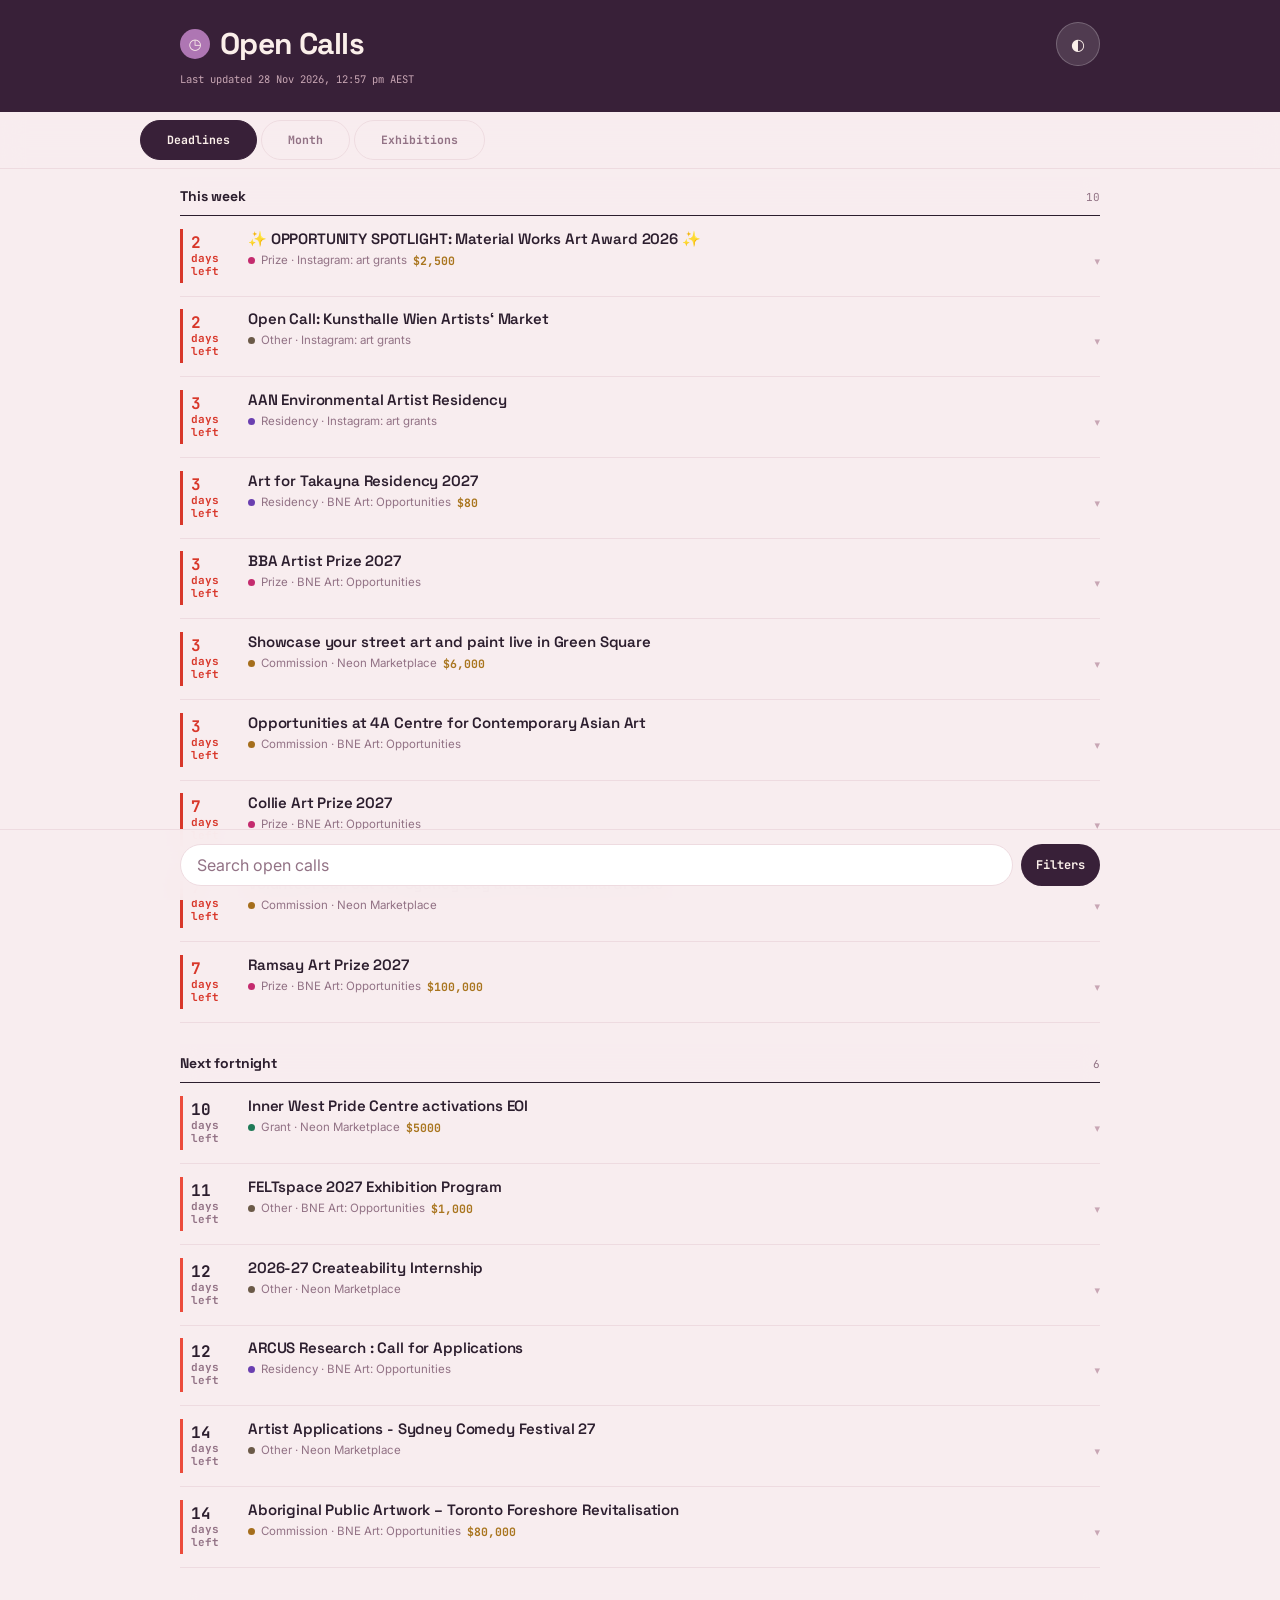
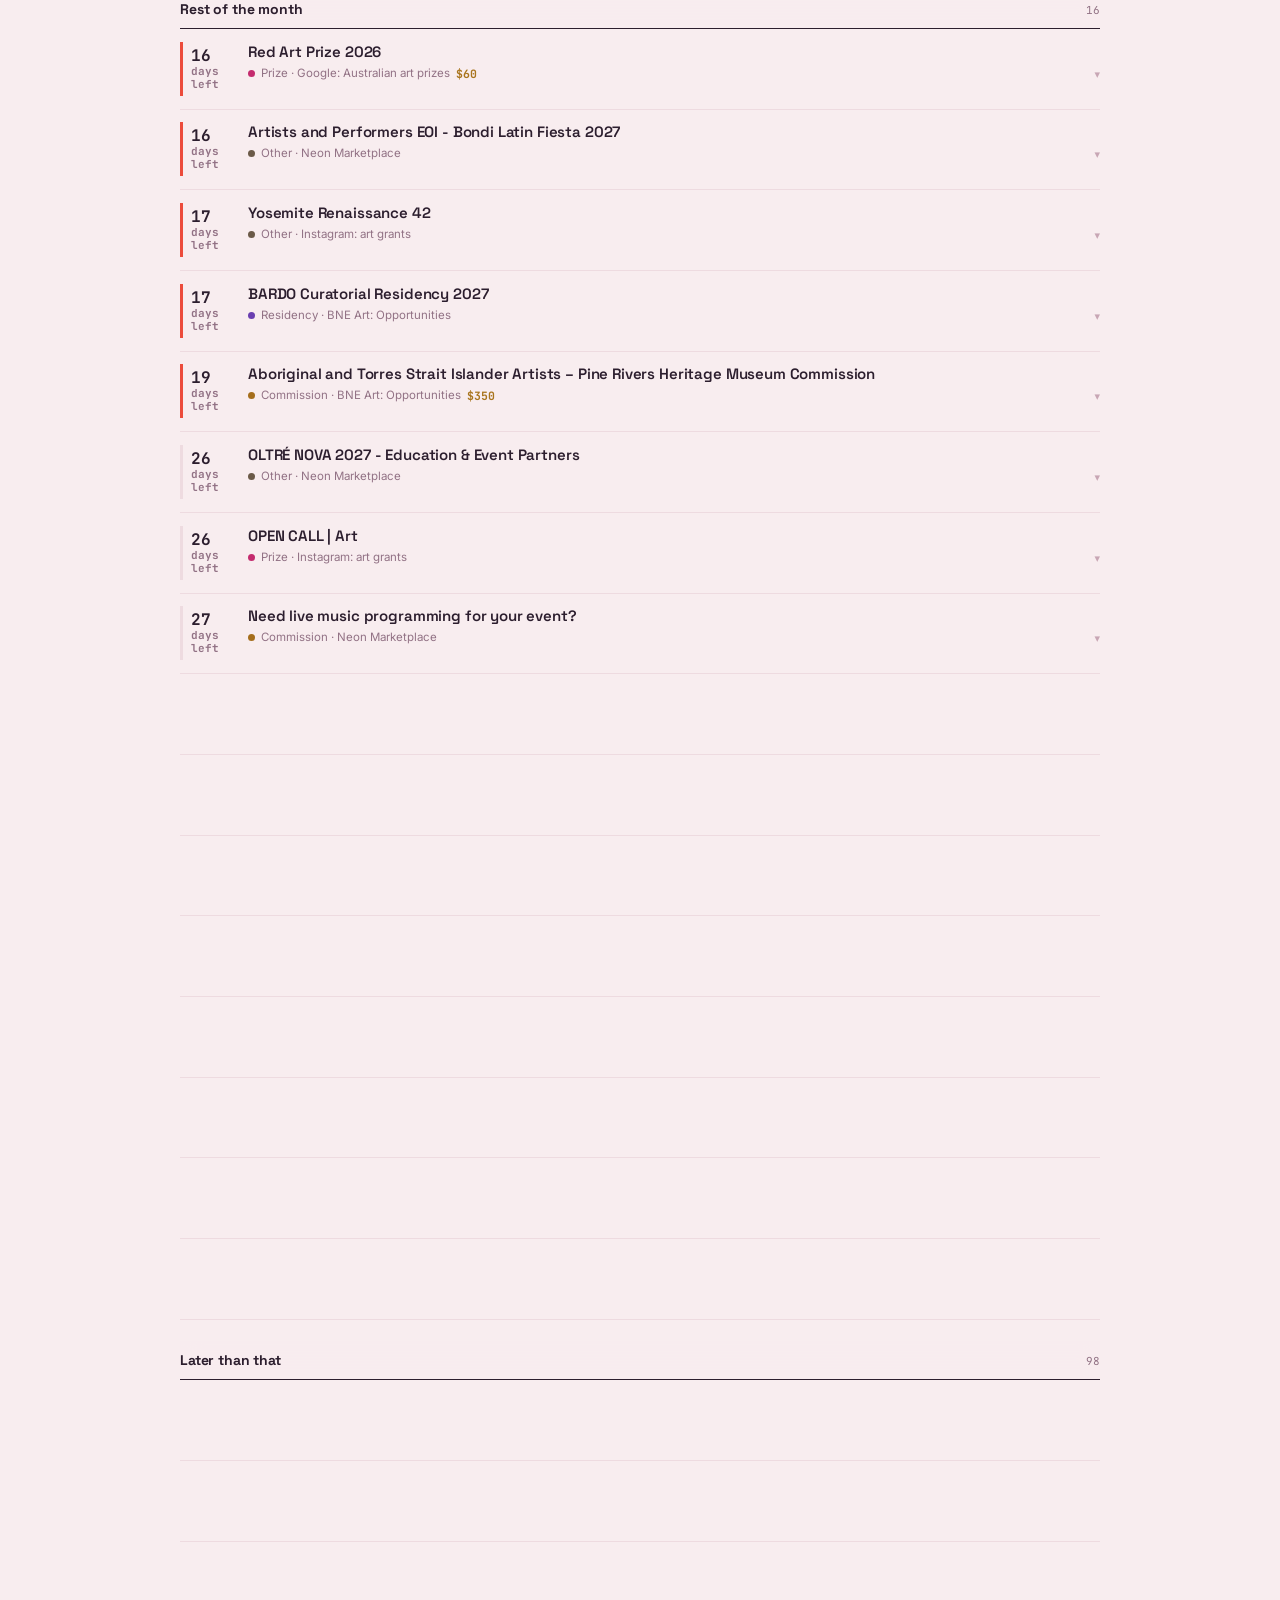
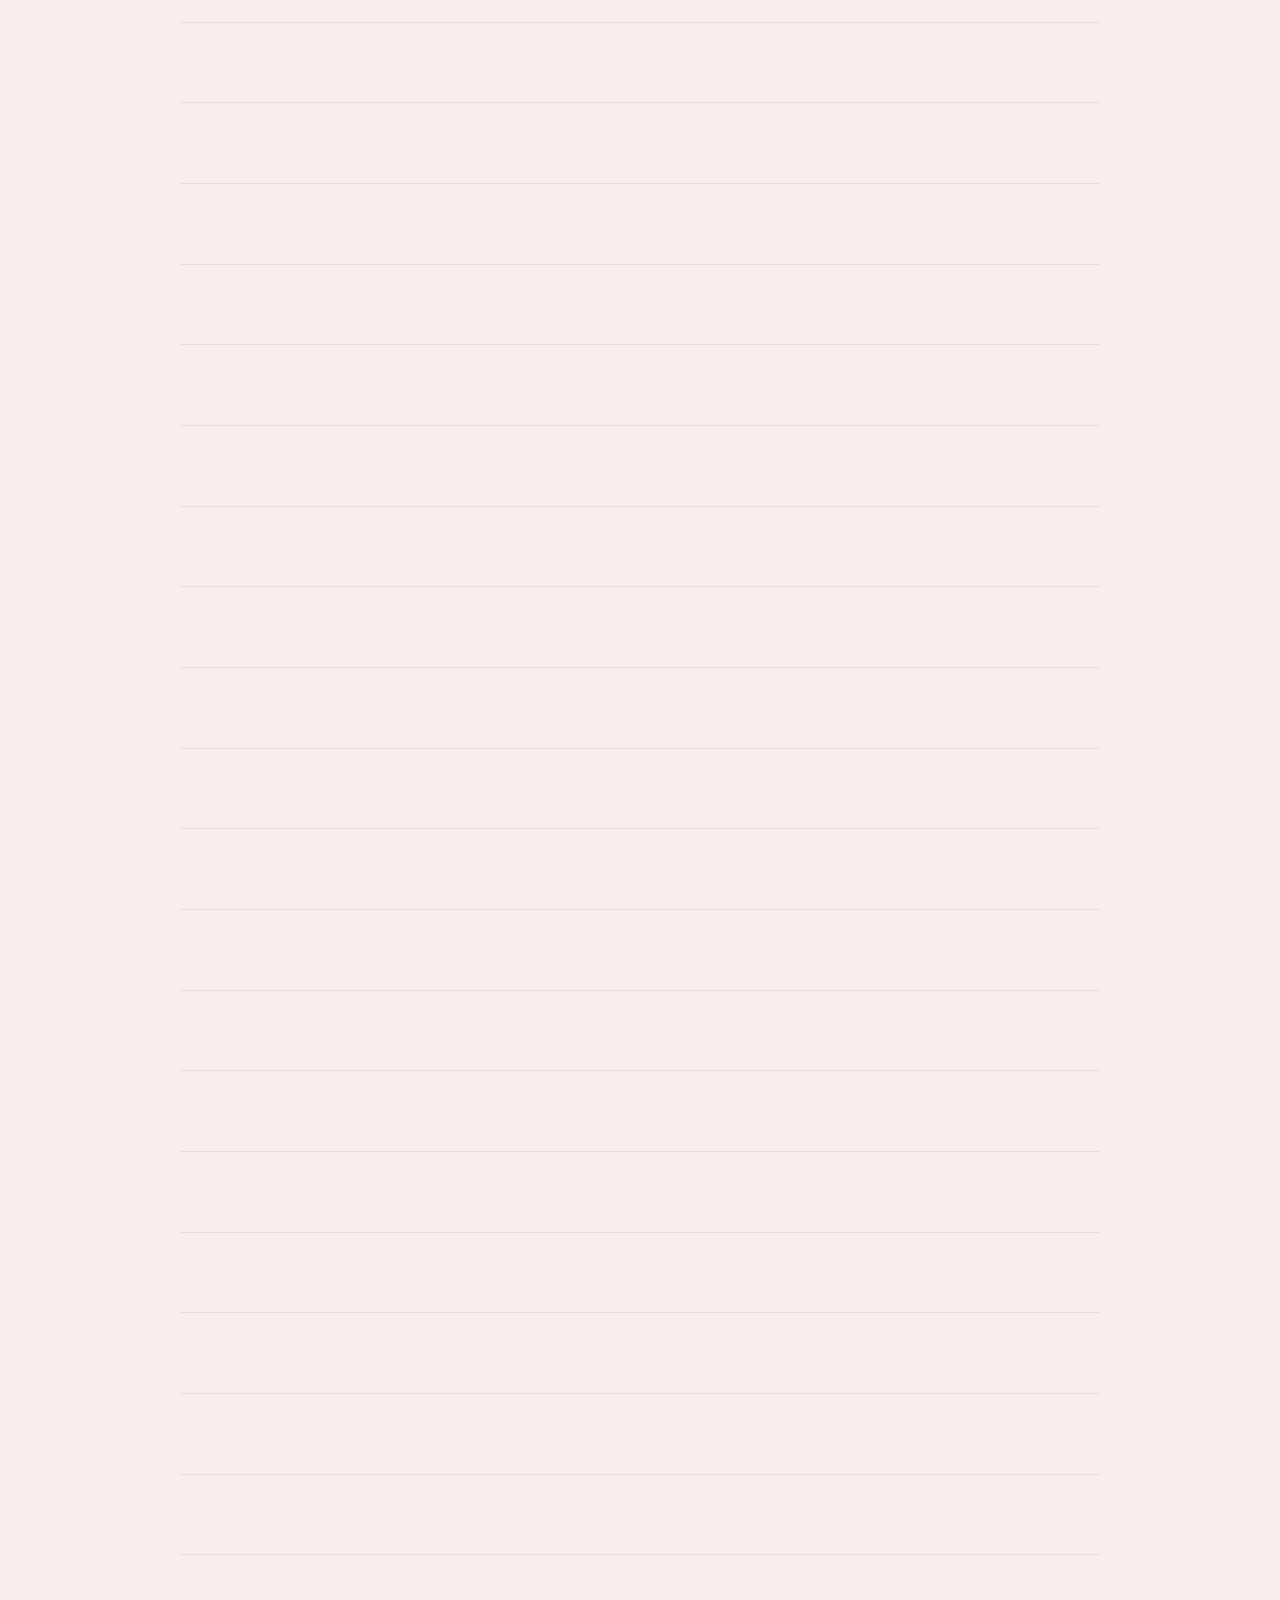
<file: docs/index_optB.html>
<!DOCTYPE html>
<html lang="en-AU">
<head>
<meta charset="utf-8" />
<meta name="viewport" content="width=device-width, initial-scale=1, viewport-fit=cover" />
<title>Open Calls · arts funding for Australian artists</title>
<link rel="preconnect" href="https://fonts.googleapis.com" />
<link rel="preconnect" href="https://fonts.gstatic.com" crossorigin />
<link href="https://fonts.googleapis.com/css2?family=Space+Grotesk:wght@600;700&family=Inter:wght@400;500&family=JetBrains+Mono:wght@500;700&display=swap" rel="stylesheet" />
<script>try{var t=localStorage.getItem('oc-theme')||'bloom';if(t!=='default')document.documentElement.setAttribute('data-theme',t);}catch(e){}</script>
<style>
/* ══ OPTION B — "Deadline-first" ══════════════════════════════════════════════
   Same palette and type stack, different information model. The card grid is
   gone; the page is one continuous agenda banded by how much time is left, with
   dense rows that expand in place. Nav sits at the top, search and filters sit
   at the bottom in the thumb zone. Deliberately the opposite arrangement to
   Option A so the A/B tells you something.
   ═════════════════════════════════════════════════════════════════════════ */

:root {
  --paper:#F3E7D2; --cocoa:#241511; --ink:#241511; --cream:#F7EFE1; --card:#FFFFFF;
  --muted:#8B7A67; --muted-cream:#C9B69C; --hairline:#E4D5BC;
  --coral:#FF5A3C; --marigold:#F4B01F; --urgent:#DE3A1E;
  --lavender:#6A3FB0; --ochre:#241511;
  --c-grant:#1F7A57; --c-scholarship:#2E5AAC; --c-prize:#C42B6E; --c-award:#E07A17;
  --c-residency:#6A3FB0; --c-fellowship:#B2368A; --c-commission:#A56E1C; --c-other:#6B5A48;
  --shadow:0 2px 3px rgba(36,21,17,.05), 0 12px 26px rgba(36,21,17,.08);
  --f-head:"Space Grotesk",system-ui,sans-serif;
  --f-body:"Inter",system-ui,sans-serif;
  --f-mono:"JetBrains Mono",ui-monospace,monospace;
  --tap:44px;
  --dock:calc(62px + env(safe-area-inset-bottom));
}
:root[data-theme="bloom"] {
  --paper:#F8EDEF; --cocoa:#382038; --ink:#2C1E2E; --cream:#FBEFEA;
  --muted:#927285; --muted-cream:#C8A6B4; --hairline:#EEDBE0;
  --coral:#EC4C3C; --marigold:#FCD9DF; --urgent:#D8372A;
  --lavender:#AE76B3; --ochre:#A9751E;
  --shadow:0 2px 3px rgba(44,30,46,.05), 0 12px 26px rgba(44,30,46,.09);
}

*{box-sizing:border-box}
[hidden]{display:none !important}
html{-webkit-text-size-adjust:100%}
body{
  margin:0; background:var(--paper); color:var(--ink);
  font-family:var(--f-body); line-height:1.5; -webkit-font-smoothing:antialiased;
  padding-bottom:calc(var(--dock) + 12px);
  overscroll-behavior-y:none;
}
.wrap{width:min(1000px,100%); padding-inline:clamp(14px,4vw,40px); margin-inline:auto}
:focus-visible{outline:2px solid var(--coral); outline-offset:2px; border-radius:6px}

/* ── masthead: one line, scrolls away ──────────────────────────────────── */
.mast{background:var(--cocoa); color:var(--cream); padding:12px 0 14px}
.mast-inner{display:flex; align-items:center; gap:10px}
.mark{font-size:15px; color:var(--cocoa); background:var(--marigold); border-radius:50%;
      width:30px; height:30px; display:grid; place-items:center; font-weight:700; flex:0 0 auto}
:root[data-theme="bloom"] .mark{background:var(--lavender); color:var(--cream)}
.mast h1{font-family:var(--f-head); font-weight:700; font-size:20px; letter-spacing:-.02em;
         margin:0; flex:1; line-height:1.15}
.mast .meta{font-family:var(--f-mono); font-size:10.5px; color:var(--muted-cream);
            margin:6px 0 0; display:block}
.icon-btn{
  width:var(--tap); height:var(--tap); min-width:var(--tap); border-radius:50%;
  background:rgba(255,255,255,.12); border:1px solid rgba(255,255,255,.22);
  color:var(--cream); cursor:pointer; font-size:16px; display:grid; place-items:center;
}

/* ── nav lives at the top here ─────────────────────────────────────────── */
.segwrap{position:sticky; top:0; z-index:30;
  background:color-mix(in srgb, var(--paper) 95%, transparent);
  backdrop-filter:blur(12px); -webkit-backdrop-filter:blur(12px);
  border-bottom:1px solid var(--hairline);}
.seg{display:flex; gap:4px; padding:8px 0}
.seg-btn{
  flex:1; min-height:40px; border-radius:999px; cursor:pointer; text-decoration:none;
  display:flex; align-items:center; justify-content:center;
  font-family:var(--f-mono); font-size:11.5px; font-weight:700;
  background:transparent; color:var(--muted); border:1.5px solid var(--hairline);
}
.seg-btn[aria-selected="true"]{background:var(--cocoa); color:var(--cream); border-color:var(--cocoa)}

/* ── agenda ────────────────────────────────────────────────────────────── */
.bucket-head{
  position:sticky; top:57px; z-index:20;
  display:flex; align-items:baseline; justify-content:space-between; gap:10px;
  padding:9px 0 8px;
  background:color-mix(in srgb, var(--paper) 95%, transparent);
  backdrop-filter:blur(10px); -webkit-backdrop-filter:blur(10px);
  border-bottom:1.5px solid var(--ink);
  margin-top:22px;
}
.bucket-head:first-child{margin-top:8px}
.bucket-name{font-family:var(--f-head); font-weight:700; font-size:14px; letter-spacing:-.01em}
.bucket-n{font-family:var(--f-mono); font-size:11px; color:var(--muted)}

.row{
  border-bottom:1px solid var(--hairline); padding:0;
  content-visibility:auto; contain-intrinsic-size:auto 86px;
}
.row-btn{
  width:100%; text-align:left; background:none; border:none; cursor:pointer;
  display:grid; grid-template-columns:56px 1fr; gap:12px; align-items:start;
  padding:13px 0; min-height:var(--tap); font:inherit; color:inherit;
}
.rail{
  font-family:var(--f-mono); font-size:11px; font-weight:700; line-height:1.15;
  padding:5px 0 5px 8px; border-left:3px solid var(--hairline); color:var(--muted);
}
.rail .big{display:block; font-size:16px; color:var(--ink)}
.row.soon .rail{border-left-color:var(--urgent); color:var(--urgent)}
.row.soon .rail .big{color:var(--urgent)}
.row.near .rail{border-left-color:var(--coral)}
.row-main{min-width:0}
.row-title{display:block; font-family:var(--f-head); font-weight:600; font-size:15px;
           line-height:1.28; letter-spacing:-.01em; margin:0 0 4px}
.row-sub{font-size:11.5px; color:var(--muted); display:flex; flex-wrap:wrap; gap:6px; align-items:center}
.dot{width:7px; height:7px; border-radius:50%; flex:0 0 auto}
.row-amt{font-family:var(--f-mono); font-size:11.5px; font-weight:700; color:var(--ochre)}
.chev{font-size:11px; color:var(--muted-cream); margin-left:auto}

.row-detail{padding:0 0 16px 68px}
.row-detail p{font-size:13.5px; margin:0 0 10px; color:color-mix(in srgb, var(--ink) 80%, var(--paper))}
.tags{display:flex; flex-wrap:wrap; gap:5px; margin-bottom:10px}
.tag{font-family:var(--f-mono); font-size:9.5px; font-weight:500;
     color:var(--cocoa); background:var(--marigold); padding:3px 7px; border-radius:999px}
.pills{display:flex; flex-wrap:wrap; gap:6px; margin-bottom:11px}
.pill{font-family:var(--f-mono); font-size:10px; font-weight:600; padding:3px 8px; border-radius:999px}
.pill.free{color:#fff; background:var(--c-grant)}
.pill.eligible{color:#fff; background:var(--c-grant)}
.pill.unclear{color:var(--cocoa); background:color-mix(in srgb, var(--marigold) 70%, var(--paper))}
.acts{display:flex; gap:7px; flex-wrap:wrap}
.act{
  min-height:38px; padding:0 14px; display:inline-flex; align-items:center;
  border-radius:999px; border:1.5px solid var(--hairline); background:var(--card);
  color:var(--ink); cursor:pointer; text-decoration:none;
  font-family:var(--f-mono); font-size:11px; font-weight:700;
}
.act.primary{background:var(--coral); color:#fff; border-color:var(--coral)}

/* ── empty ─────────────────────────────────────────────────────────────── */
.empty{text-align:center; padding:56px 0; color:var(--muted)}
.empty p{margin:0 0 4px; font-size:16px}
.empty-sub{font-size:13px}
.btn-ghost{
  min-height:var(--tap); padding:0 20px; border-radius:999px; cursor:pointer; margin-top:14px;
  font-family:var(--f-mono); font-size:12px; font-weight:700;
  background:var(--card); color:var(--ink); border:1.5px solid var(--hairline);
}

/* ── bottom dock: search + filters in the thumb zone ───────────────────── */
.dock{
  position:fixed; left:0; right:0; bottom:0; z-index:40;
  background:color-mix(in srgb, var(--paper) 96%, transparent);
  backdrop-filter:blur(14px); -webkit-backdrop-filter:blur(14px);
  border-top:1px solid var(--hairline);
  padding-bottom:env(safe-area-inset-bottom);
}
.dock-inner{display:flex; gap:8px; align-items:center; height:62px}
#search{
  flex:1; min-width:0; height:42px; padding:0 16px;
  font-size:16px;                       /* 16px keeps iOS Safari from zooming */
  font-family:inherit; background:var(--card); color:var(--ink);
  border:1.5px solid var(--hairline); border-radius:999px;
}
#search::placeholder{color:var(--muted)}
.dock-btn{
  height:42px; padding:0 15px; flex:0 0 auto;
  display:inline-flex; align-items:center; gap:7px;
  font-family:var(--f-mono); font-size:12px; font-weight:700;
  background:var(--cocoa); color:var(--cream); border:none; border-radius:999px; cursor:pointer;
}
.badge{background:var(--coral); color:#fff; border-radius:999px; min-width:18px; height:18px;
       display:grid; place-items:center; font-size:10.5px; padding:0 5px}

/* ── sheet (shared by filters and day detail) ──────────────────────────── */
.sheet-backdrop{position:fixed; inset:0; background:rgba(0,0,0,.42); z-index:60}
.sheet{
  position:fixed; left:0; right:0; bottom:0; z-index:61;
  background:var(--paper); border-top-left-radius:22px; border-top-right-radius:22px;
  max-height:88dvh; display:flex; flex-direction:column;
  box-shadow:0 -8px 40px rgba(0,0,0,.22);
  animation:rise .22s cubic-bezier(.32,.72,0,1);
}
@keyframes rise{from{transform:translateY(100%)}to{transform:translateY(0)}}
.sheet-grip{width:38px; height:4px; border-radius:999px; background:var(--hairline);
            margin:10px auto 2px; flex:0 0 auto}
.sheet-head{display:flex; align-items:center; justify-content:space-between; padding:6px 18px 10px; flex:0 0 auto}
.sheet-head h2{font-family:var(--f-head); font-size:18px; margin:0}
.sheet-body{overflow-y:auto; -webkit-overflow-scrolling:touch; padding:0 18px 14px; flex:1 1 auto}
.sheet-foot{display:flex; gap:10px; padding:12px 18px calc(12px + env(safe-area-inset-bottom));
            border-top:1px solid var(--hairline); background:var(--paper); flex:0 0 auto}
.fgroup{padding:14px 0; border-bottom:1px solid var(--hairline)}
.fgroup:last-child{border-bottom:none}
.fgroup > h3{font-family:var(--f-head); font-size:13.5px; font-weight:600; margin:0 0 10px}
.chips{display:flex; flex-wrap:wrap; gap:7px}
.chip{
  min-height:36px; padding:0 13px; display:inline-flex; align-items:center;
  font-family:var(--f-mono); font-size:12px; font-weight:500;
  border-radius:999px; cursor:pointer; white-space:nowrap;
  background:var(--card); color:var(--muted); border:1.5px solid var(--hairline);
}
.chip[aria-pressed="true"]{background:var(--cocoa); color:var(--cream); border-color:var(--cocoa)}
.rowtoggle{display:flex; align-items:center; justify-content:space-between; gap:12px;
           min-height:var(--tap); cursor:pointer; font-size:14.5px}
.rowtoggle input{width:22px; height:22px; accent-color:var(--coral); flex:0 0 auto}
.fselect{width:100%; min-height:var(--tap); font-size:16px; font-family:inherit; padding:0 14px;
         border:1.5px solid var(--hairline); border-radius:12px; background:var(--card); color:var(--ink)}
.fsublabel{font-size:12px; color:var(--muted); margin:0 0 6px}
.btn-primary{flex:1; min-height:var(--tap); border:none; border-radius:999px; cursor:pointer;
             font-family:var(--f-mono); font-size:13px; font-weight:700;
             background:var(--coral); color:#fff}

/* ── month view ───────────────────────────────────────────────────────── */
.cal-toolbar{display:flex; align-items:center; gap:10px; padding:16px 0 10px}
.cal-month-label{font-family:var(--f-head); font-size:17px; font-weight:700; margin:0; flex:1; text-align:center}
.cal-nav{min-width:var(--tap); min-height:var(--tap); background:var(--cocoa); color:var(--cream);
         border:none; border-radius:12px; cursor:pointer; font-size:18px}
.cal-export{width:100%; min-height:var(--tap); margin-bottom:14px; border:none; border-radius:999px;
            background:var(--cocoa); color:var(--cream); cursor:pointer;
            font-family:var(--f-mono); font-size:12px; font-weight:700}
.cal-grid{display:grid; grid-template-columns:repeat(7,minmax(0,1fr)); gap:1px;
          background:var(--hairline); border:1px solid var(--hairline);
          border-radius:12px; overflow:hidden; margin-bottom:24px}
.cal-dow{background:var(--cocoa); color:var(--cream); font-family:var(--f-head);
         font-size:10px; font-weight:700; padding:7px 2px; text-align:center}
.cal-cell{background:var(--card); aspect-ratio:1; min-height:0; padding:4px;
          display:flex; flex-direction:column; align-items:center; gap:3px; border:none; cursor:default;
          font:inherit; color:inherit}
.cal-cell.other-month{opacity:.4}
.cal-cell.has-events{cursor:pointer}
.cal-day-num{font-family:var(--f-mono); font-size:11px; font-weight:700; color:var(--muted)}
.cal-cell.today .cal-day-num{background:var(--coral); color:#fff; border-radius:50%;
  width:20px; height:20px; display:grid; place-items:center; font-size:10px}
.cal-pips{display:flex; gap:2px; flex-wrap:wrap; justify-content:center}
.pip{width:5px; height:5px; border-radius:50%}
.cal-count{font-family:var(--f-mono); font-size:9px; color:var(--muted); margin-top:auto}

@media (min-width:760px){
  .mast{padding:22px 0 24px}
  .mast h1{font-size:30px}
  .seg{justify-content:flex-start}
  .seg-btn{flex:0 0 auto; padding:0 26px}
  .bucket-head{top:57px}
  .cal-cell{aspect-ratio:auto; min-height:88px; align-items:flex-start}
  .cal-export{width:auto; padding:0 22px; margin:0}
  .dock-inner{height:70px}
}
@media (prefers-reduced-motion:reduce){
  *{animation-duration:.01ms !important; transition-duration:.01ms !important}
}
</style>
</head>
<body>

<header class="mast">
  <div class="wrap">
    <div class="mast-inner">
      <span class="mark">◷</span>
      <h1>Open Calls</h1>
      <button class="icon-btn" id="theme-toggle" aria-label="Switch colour theme">◐</button>
    </div>
    <span class="meta" id="meta">Loading the latest run…</span>
  </div>
</header>

<div class="segwrap">
  <div class="wrap seg" role="tablist">
    <button class="seg-btn" data-tab="list" role="tab" aria-selected="true">Deadlines</button>
    <button class="seg-btn" data-tab="calendar" role="tab" aria-selected="false">Month</button>
    <a class="seg-btn" href="https://artsydney.github.io/art-openings-syd/" target="_blank" rel="noopener">Exhibitions</a>
  </div>
</div>

<!-- ══ AGENDA ══ -->
<main id="panel-list" class="wrap">
  <div id="agenda"></div>
  <div id="sentinel" style="height:1px"></div>
  <div id="empty" class="empty" hidden>
    <p>No open calls match those filters.</p>
    <p class="empty-sub">Loosen a filter, or check back after the next run.</p>
    <button class="btn-ghost" id="empty-clear">Clear all filters</button>
  </div>
</main>

<!-- ══ MONTH ══ -->
<div id="panel-calendar" class="wrap" hidden>
  <div class="cal-toolbar">
    <button class="cal-nav" id="cal-prev" aria-label="Previous month">&#8249;</button>
    <h2 class="cal-month-label" id="cal-month-label"></h2>
    <button class="cal-nav" id="cal-next" aria-label="Next month">&#8250;</button>
  </div>
  <button class="cal-export" id="cal-download">Add every deadline to your calendar</button>
  <div id="cal-body"></div>
</div>

<!-- ══ DOCK ══ -->
<div class="dock">
  <div class="wrap dock-inner">
    <input id="search" type="search" placeholder="Search open calls" aria-label="Search open calls" />
    <button class="dock-btn" id="open-filters">Filters<span class="badge" id="filter-count" hidden>0</span></button>
  </div>
</div>

<!-- ══ SHEETS ══ -->
<div class="sheet-backdrop" id="sheet-backdrop" hidden></div>

<aside class="sheet" id="sheet" role="dialog" aria-modal="true" aria-label="Filters" hidden>
  <div class="sheet-grip"></div>
  <div class="sheet-head">
    <h2>Filters</h2>
    <button class="icon-btn" id="sheet-close" style="background:var(--card);border-color:var(--hairline);color:var(--ink)" aria-label="Close filters">&#10005;</button>
  </div>
  <div class="sheet-body">
    <div class="fgroup">
      <h3>Sort by</h3>
      <select class="fselect" id="sort">
        <option value="deadline">Closing soonest</option>
        <option value="newest">Recently added</option>
        <option value="amount">Largest amount</option>
        <option value="title">A to Z</option>
      </select>
    </div>
    <div class="fgroup">
      <h3>Opportunity type</h3>
      <div class="chips" id="category-chips"></div>
    </div>
    <div class="fgroup">
      <h3>Discipline</h3>
      <p class="fsublabel">Open-to-all listings always show, whatever you pick here.</p>
      <div class="chips" id="discipline-chips"></div>
    </div>
    <div class="fgroup">
      <h3>Where it's based</h3>
      <select class="fselect" id="location">
        <option value="all">Anywhere</option>
        <option value="Australia">Australia only</option>
        <option value="International">International only</option>
      </select>
    </div>
    <div class="fgroup">
      <h3>Eligibility</h3>
      <select class="fselect" id="eligibility">
        <option value="all">Any</option>
        <option value="eligible">Australians eligible</option>
        <option value="unclear">Unclear</option>
      </select>
    </div>
    <div class="fgroup">
      <label class="rowtoggle"><span>Closing within 7 days</span><input type="checkbox" id="closing-soon" /></label>
      <label class="rowtoggle"><span>Free to enter</span><input type="checkbox" id="free-only" /></label>
      <label class="rowtoggle"><span>Show closed instead</span><input type="checkbox" id="show-closed" /></label>
    </div>
    <div class="fgroup">
      <h3>Colour</h3>
      <div class="chips">
        <button class="chip theme-btn" data-theme="default" aria-pressed="false">Chocolate</button>
        <button class="chip theme-btn" data-theme="bloom" aria-pressed="true">Bloom</button>
      </div>
    </div>
    <div class="fgroup">
      <p class="fsublabel" style="margin:0">Assembled from public feeds and pages. Always confirm eligibility, amounts and deadlines on the original listing before you apply.</p>
    </div>
  </div>
  <div class="sheet-foot">
    <button class="btn-ghost" id="sheet-clear" style="margin-top:0">Clear all</button>
    <button class="btn-primary" id="sheet-apply">Show results</button>
  </div>
</aside>

<aside class="sheet" id="day-sheet" role="dialog" aria-modal="true" aria-label="Deadlines on this day" hidden>
  <div class="sheet-grip"></div>
  <div class="sheet-head">
    <h2 id="day-title"></h2>
    <button class="icon-btn" id="day-close" style="background:var(--card);border-color:var(--hairline);color:var(--ink)" aria-label="Close">&#10005;</button>
  </div>
  <div class="sheet-body" id="day-body"></div>
</aside>

<script>
/* ══ OPTION B logic. Self-contained: nothing here touches app.js. ═════════ */

const CATS = ["Grant","Scholarship","Prize","Award","Residency","Fellowship","Commission","Other"];
const CAT_COLOUR = {
  Grant:"var(--c-grant)", Scholarship:"var(--c-scholarship)", Prize:"var(--c-prize)",
  Award:"var(--c-award)", Residency:"var(--c-residency)", Fellowship:"var(--c-fellowship)",
  Commission:"var(--c-commission)", Other:"var(--c-other)",
};
const IS_IOS = /iPad|iPhone|iPod/.test(navigator.userAgent) ||
               (navigator.platform === "MacIntel" && navigator.maxTouchPoints > 1);
const SOON_DAYS = 7;
const BATCH = 30;
const FALLBACK_DISCIPLINES = ["Painting","Drawing","Sculpture","Photography","Printmaking",
  "Ceramics","Textiles","Illustration","Digital/New Media","Installation","Mixed Media"];
let WILDCARDS = ["Visual Arts","Multidisciplinary"];

// The bands the agenda is grouped into. Order matters.
const BUCKETS = [
  {id:"today", name:"Closing today",     test:(n) => n === 0},
  {id:"week",  name:"This week",         test:(n) => n >= 1 && n <= 7},
  {id:"fort",  name:"Next fortnight",    test:(n) => n >= 8 && n <= 14},
  {id:"month", name:"Rest of the month", test:(n) => n >= 15 && n <= 31},
  {id:"later", name:"Later than that",   test:(n) => n >= 32},
  {id:"open",  name:"No closing date",   test:(n) => n === null},
];

const SORT_LABEL = {newest:"Recently added", amount:"Largest amount first", title:"A to Z"};

const state = {
  items:[], filtered:[], rendered:0,
  search:"", eligibility:"all", location:"all", sort:"deadline",
  soonOnly:false, freeOnly:false, showClosed:false,
  cats:new Set(), forms:new Set(),
  expanded:new Set(),
  lastBucket:null,
};

const $ = (s) => document.querySelector(s);
const agenda = $("#agenda");

init();

async function init(){
  wire();
  let disciplines = FALLBACK_DISCIPLINES;
  try{
    // Default cache rather than no-store, so GitHub Pages' ETag turns repeat
    // visits into a 304 instead of another ~490KB download.
    const res = await fetch("data.json");
    if(!res.ok) throw new Error(res.status);
    const data = await res.json();
    state.items = data.items || [];
    if(Array.isArray(data.disciplines) && data.disciplines.length) disciplines = data.disciplines;
    if(Array.isArray(data.wildcards)) WILDCARDS = data.wildcards;
    $("#meta").textContent = metaLine(data);
  }catch(e){
    $("#meta").textContent = "Couldn't load the latest run. Reload, or try again shortly.";
  }
  buildChips("#category-chips", CATS, state.cats);
  buildChips("#discipline-chips", disciplines, state.forms);
  render();
}

function metaLine(data){
  const when = data.generated ? new Date(data.generated) : null;
  const stamp = when ? when.toLocaleString("en-AU",{timeZone:"Australia/Sydney",dateStyle:"medium",timeStyle:"short"}) : "unknown";
  return "Last updated " + stamp + " AEST";
}

/* ── filtering ────────────────────────────────────────────────────────── */
function daysLeft(deadline){
  if(!deadline) return null;
  const d = new Date(deadline + "T00:00:00");
  if(isNaN(d)) return null;
  const today = new Date(); today.setHours(0,0,0,0);
  return Math.round((d - today) / 86400000);
}
function isClosed(item){
  const n = daysLeft(item.deadline);
  return !!item.deadline && n !== null && n < 0;
}
function matchesForms(item){
  if(!state.forms.size) return true;
  const forms = item.art_forms || [];
  if(forms.some((f) => WILDCARDS.includes(f))) return true;
  return forms.some((f) => state.forms.has(f));
}
function passes(item){
  if(state.showClosed){ if(!isClosed(item)) return false; }
  else { if(isClosed(item)) return false; }
  if(state.cats.size && !state.cats.has(item.category)) return false;
  if(!matchesForms(item)) return false;
  if(state.location !== "all" && item.location_scope !== state.location) return false;
  if(state.eligibility !== "all" && item.au_eligibility !== state.eligibility) return false;
  if(state.soonOnly){
    const n = daysLeft(item.deadline);
    if(n === null || n > SOON_DAYS || n < 0) return false;
  }
  if(state.freeOnly && String(item.entry_fee || "").toLowerCase() !== "free") return false;
  if(state.search){
    const hay = (item.title + " " + item.source + " " + (item.description || item.summary || "")).toLowerCase();
    if(!hay.includes(state.search)) return false;
  }
  return true;
}
function amountValue(item){
  const m = String(item.amount || "").replace(/,/g,"").match(/\d+/g);
  return m ? Math.max.apply(null, m.map(Number)) : -1;
}
function sortItems(list){
  const s = state.sort;
  return list.slice().sort((a,b) => {
    if(s === "newest") return String(b.first_seen || "").localeCompare(String(a.first_seen || ""));
    if(s === "amount") return amountValue(b) - amountValue(a);
    if(s === "title")  return String(a.title || "").localeCompare(String(b.title || ""));
    const da = a.deadline || "9999-12-31", db = b.deadline || "9999-12-31";
    return da.localeCompare(db);
  });
}
function bucketOf(item){
  const n = daysLeft(item.deadline);
  if(n !== null && n < 0) return "later";           // only reachable via Show closed
  const b = BUCKETS.find((x) => x.test(n));
  return b ? b.id : "later";
}

/* ── agenda rendering ─────────────────────────────────────────────────── */
function render(){
  state.filtered = sortItems(state.items.filter(passes));
  state.rendered = 0;
  state.lastBucket = null;
  state.expanded.clear();
  agenda.innerHTML = "";
  $("#empty").hidden = state.filtered.length > 0;
  renderMore();
  updateFilterCount();
}

function renderMore(){
  const slice = state.filtered.slice(state.rendered, state.rendered + BATCH);
  const frag = document.createDocumentFragment();

  // Time bands only hold together while the list is in deadline order. Under
  // any other sort the buckets interleave and the headers repeat, so fall back
  // to a single header naming the sort.
  const banded = state.sort === "deadline";

  slice.forEach((item, i) => {
    const b = banded ? bucketOf(item) : "flat";
    if(b !== state.lastBucket){
      state.lastBucket = b;
      const head = document.createElement("div");
      head.className = "bucket-head";
      let name, n;
      if(banded){
        const meta = BUCKETS.find((x) => x.id === b) || BUCKETS[4];
        name = meta.name;
        n = state.filtered.filter((x) => bucketOf(x) === b).length;
      }else{
        name = SORT_LABEL[state.sort] || "All open calls";
        n = state.filtered.length;
      }
      head.innerHTML = '<span class="bucket-name">' + name + '</span>' +
                       '<span class="bucket-n">' + n + '</span>';
      frag.appendChild(head);
    }
    frag.appendChild(rowEl(item, state.rendered + i));
  });

  agenda.appendChild(frag);
  state.rendered += slice.length;
}

new IntersectionObserver((entries) => {
  if(entries[0].isIntersecting && state.rendered < state.filtered.length) renderMore();
}, {rootMargin:"700px"}).observe($("#sentinel"));

function railText(n){
  if(n === null) return '<span class="big">open</span>ongoing';
  if(n < 0)      return '<span class="big">—</span>closed';
  if(n === 0)    return '<span class="big">today</span>closes';
  if(n === 1)    return '<span class="big">1</span>day left';
  return '<span class="big">' + n + '</span>days left';
}

function rowEl(item, idx){
  const n = daysLeft(item.deadline);
  const cat = CATS.includes(item.category) ? item.category : "Other";
  const el = document.createElement("div");
  el.className = "row" + (n !== null && n >= 0 && n <= SOON_DAYS ? " soon" : (n !== null && n <= 21 ? " near" : ""));
  el.dataset.idx = idx;

  el.innerHTML =
    '<button class="row-btn" aria-expanded="false">' +
      '<span class="rail">' + railText(n) + '</span>' +
      '<span class="row-main">' +
        '<span class="row-title">' + esc(item.title) + '</span>' +
        '<span class="row-sub">' +
          '<span class="dot" style="background:' + CAT_COLOUR[cat] + '"></span>' +
          esc(cat) + ' · ' + esc(item.source) +
          (item.amount ? ' <span class="row-amt">' + esc(item.amount) + '</span>' : "") +
          '<span class="chev">▾</span>' +
        '</span>' +
      '</span>' +
    '</button>';

  el.querySelector(".row-btn").addEventListener("click", () => toggleRow(el, item));
  return el;
}

function toggleRow(el, item){
  const btn = el.querySelector(".row-btn");
  const open = btn.getAttribute("aria-expanded") === "true";
  const existing = el.querySelector(".row-detail");
  if(open){
    btn.setAttribute("aria-expanded","false");
    el.querySelector(".chev").textContent = "▾";
    if(existing) existing.remove();
    return;
  }
  btn.setAttribute("aria-expanded","true");
  el.querySelector(".chev").textContent = "▴";

  const forms = item.art_forms || [];
  const elig = item.au_eligibility === "eligible" ? "eligible"
             : item.au_eligibility === "unclear" ? "unclear" : null;
  const d = document.createElement("div");
  d.className = "row-detail";
  d.innerHTML =
    (blurb(item) ? '<p>' + esc(blurb(item)) + '</p>' : "") +
    (forms.length ? '<div class="tags">' + forms.map((f) => '<span class="tag">' + esc(f) + '</span>').join("") + '</div>' : "") +
    '<div class="pills">' +
      (String(item.entry_fee || "").toLowerCase() === "free" ? '<span class="pill free">Free entry</span>' : "") +
      (elig ? '<span class="pill ' + elig + '">' + (elig === "eligible" ? "AU eligible" : "Eligibility unclear") + '</span>' : "") +
      (item.location_scope ? '<span class="pill unclear">' + esc(item.location_scope) + '</span>' : "") +
    '</div>' +
    '<div class="acts">' +
      (item.link ? '<a class="act primary" href="' + safeLink(item.link) + '" target="_blank" rel="noopener">Open listing</a>' : "") +
      (item.deadline ? '<a class="act" href="' + buildGoogleCalUrl(item) + '"' + (IS_IOS ? "" : ' target="_blank" rel="noopener"') + '>Google Calendar</a>' : "") +
      (item.deadline ? '<button class="act" data-ics>Save .ics</button>' : "") +
    '</div>';
  const icsBtn = d.querySelector("[data-ics]");
  if(icsBtn) icsBtn.addEventListener("click", (e) => { e.stopPropagation(); downloadSingleIcs(item); });
  el.appendChild(d);
}

function blurb(item){
  if(item.description) return item.description;
  const s = String(item.summary || "").trim();
  if(!s) return "";
  return s.length <= 200 ? s : s.slice(0,200).replace(/\s+\S*$/,"") + "…";
}
function esc(s){
  return String(s == null ? "" : s).replace(/[&<>"']/g, (c) =>
    ({"&":"&amp;","<":"&lt;",">":"&gt;",'"':"&quot;","'":"&#39;"}[c]));
}
function safeLink(url){
  try{ const u = new URL(url); return (u.protocol === "https:" || u.protocol === "http:") ? url : "#"; }
  catch(e){ return "#"; }
}

/* ── chips + controls ─────────────────────────────────────────────────── */
function buildChips(sel, labels, set){
  const box = $(sel);
  box.innerHTML = "";
  labels.forEach((label) => {
    const b = document.createElement("button");
    b.className = "chip"; b.type = "button"; b.textContent = label;
    b.dataset.value = label;
    b.setAttribute("aria-pressed", set.has(label));
    b.addEventListener("click", () => {
      set.has(label) ? set.delete(label) : set.add(label);
      b.setAttribute("aria-pressed", set.has(label));
      render();
    });
    box.appendChild(b);
  });
}
function activeFilterCount(){
  let n = state.cats.size + state.forms.size;
  if(state.location !== "all") n++;
  if(state.eligibility !== "all") n++;
  if(state.soonOnly) n++;
  if(state.freeOnly) n++;
  if(state.showClosed) n++;
  return n;
}
function updateFilterCount(){
  const n = activeFilterCount();
  const badge = $("#filter-count");
  badge.hidden = n === 0;
  badge.textContent = n;
  $("#sheet-apply").textContent = "Show " + state.filtered.length + " result" + (state.filtered.length === 1 ? "" : "s");
}

let searchTimer;
function wire(){
  $("#search").addEventListener("input", (e) => {
    clearTimeout(searchTimer);
    const v = e.target.value.toLowerCase().trim();
    searchTimer = setTimeout(() => { state.search = v; render(); }, 140);
  });
  $("#sort").addEventListener("change", (e) => { state.sort = e.target.value; render(); });
  $("#location").addEventListener("change", (e) => { state.location = e.target.value; render(); });
  $("#eligibility").addEventListener("change", (e) => { state.eligibility = e.target.value; render(); });
  $("#closing-soon").addEventListener("change", (e) => { state.soonOnly = e.target.checked; render(); });
  $("#free-only").addEventListener("change", (e) => { state.freeOnly = e.target.checked; render(); });
  $("#show-closed").addEventListener("change", (e) => { state.showClosed = e.target.checked; render(); });

  $("#open-filters").addEventListener("click", () => openSheet("#sheet"));
  $("#sheet-close").addEventListener("click", closeSheets);
  $("#sheet-apply").addEventListener("click", closeSheets);
  $("#day-close").addEventListener("click", closeSheets);
  $("#sheet-backdrop").addEventListener("click", closeSheets);
  $("#sheet-clear").addEventListener("click", clearAll);
  $("#empty-clear").addEventListener("click", clearAll);
  document.addEventListener("keydown", (e) => { if(e.key === "Escape") closeSheets(); });

  document.querySelectorAll(".seg-btn[data-tab]").forEach((btn) => {
    btn.addEventListener("click", () => switchTab(btn.dataset.tab));
  });
  $("#cal-prev").addEventListener("click", () => stepMonth(-1));
  $("#cal-next").addEventListener("click", () => stepMonth(1));
  $("#cal-download").addEventListener("click", downloadAllIcs);
}

function clearAll(){
  state.cats.clear(); state.forms.clear();
  state.location = "all"; state.eligibility = "all";
  state.soonOnly = false; state.freeOnly = false; state.showClosed = false;
  state.search = "";
  $("#search").value = "";
  $("#location").value = "all"; $("#eligibility").value = "all";
  $("#closing-soon").checked = false; $("#free-only").checked = false; $("#show-closed").checked = false;
  document.querySelectorAll(".chip[data-value]").forEach((c) => c.setAttribute("aria-pressed","false"));
  render();
}

let scrollLock = 0;
function openSheet(sel){
  updateFilterCount();
  scrollLock = window.scrollY;
  $("#sheet-backdrop").hidden = false;
  $(sel).hidden = false;
  document.body.style.position = "fixed";
  document.body.style.top = -scrollLock + "px";
  document.body.style.width = "100%";
}
function closeSheets(){
  $("#sheet").hidden = true;
  $("#day-sheet").hidden = true;
  $("#sheet-backdrop").hidden = true;
  document.body.style.position = "";
  document.body.style.top = "";
  document.body.style.width = "";
  window.scrollTo(0, scrollLock);
}

/* ── tabs ─────────────────────────────────────────────────────────────── */
function switchTab(tab){
  const isCal = tab === "calendar";
  $("#panel-list").hidden = isCal;
  $("#panel-calendar").hidden = !isCal;
  document.querySelectorAll(".seg-btn[data-tab]").forEach((b) => {
    b.setAttribute("aria-selected", b.dataset.tab === tab);
  });
  window.scrollTo(0,0);
  if(isCal) renderMonth();
}

/* ── month grid ───────────────────────────────────────────────────────── */
const calState = {year:new Date().getFullYear(), month:new Date().getMonth()};
const DOW = ["M","T","W","T","F","S","S"];

function stepMonth(delta){
  calState.month += delta;
  if(calState.month < 0){ calState.month = 11; calState.year--; }
  if(calState.month > 11){ calState.month = 0; calState.year++; }
  renderMonth();
}

// Built from the filtered set so the Month tab agrees with the Deadlines tab.
function deadlineIndex(){
  const idx = {};
  for(const item of state.filtered){
    if(!item.deadline) continue;
    (idx[item.deadline] = idx[item.deadline] || []).push(item);
  }
  return idx;
}
function ymd(d){
  return d.getFullYear() + "-" + String(d.getMonth()+1).padStart(2,"0") + "-" + String(d.getDate()).padStart(2,"0");
}

function renderMonth(){
  const idx = deadlineIndex();
  const first = new Date(calState.year, calState.month, 1);
  $("#cal-month-label").textContent = first.toLocaleDateString("en-AU",{month:"long", year:"numeric"});

  const startDow = (first.getDay() + 6) % 7;
  const daysInMonth = new Date(calState.year, calState.month+1, 0).getDate();
  const todayStr = ymd(new Date());

  let html = '<div class="cal-grid">';
  DOW.forEach((d) => { html += '<div class="cal-dow">' + d + '</div>'; });
  const cells = Math.ceil((startDow + daysInMonth) / 7) * 7;
  for(let i = 0; i < cells; i++){
    const dayNum = i - startDow + 1;
    const inMonth = dayNum >= 1 && dayNum <= daysInMonth;
    const d = new Date(calState.year, calState.month, dayNum);
    const key = ymd(d);
    const events = idx[key] || [];
    const tag = events.length ? "button" : "div";
    html += '<' + tag + ' class="cal-cell' + (inMonth ? "" : " other-month") +
            (key === todayStr ? " today" : "") + (events.length ? " has-events" : "") +
            '" data-date="' + key + '">' +
            '<span class="cal-day-num">' + d.getDate() + '</span>';
    if(events.length){
      html += '<span class="cal-pips">' + events.slice(0,6).map((it) => {
        const cat = CATS.includes(it.category) ? it.category : "Other";
        return '<span class="pip" style="background:' + CAT_COLOUR[cat] + '"></span>';
      }).join("") + '</span>';
      html += '<span class="cal-count">' + events.length + '</span>';
    }
    html += '</' + tag + '>';
  }
  html += '</div>';
  $("#cal-body").innerHTML = html;

  $("#cal-body").querySelectorAll(".cal-cell.has-events").forEach((cell) => {
    cell.addEventListener("click", () => openDay(cell.dataset.date, idx[cell.dataset.date]));
  });
}

function openDay(dateStr, events){
  const d = new Date(dateStr + "T00:00:00");
  $("#day-title").textContent = "Closing " + d.toLocaleDateString("en-AU",{weekday:"long",day:"numeric",month:"long"});
  const body = $("#day-body");
  body.innerHTML = "";
  events.forEach((item) => {
    const cat = CATS.includes(item.category) ? item.category : "Other";
    const div = document.createElement("div");
    div.className = "fgroup";
    div.innerHTML =
      '<h3>' + esc(item.title) + '</h3>' +
      '<p class="fsublabel"><span class="dot" style="display:inline-block;background:' + CAT_COLOUR[cat] + '"></span> ' +
        esc(cat) + ' · ' + esc(item.source) + (item.amount ? ' · ' + esc(item.amount) : "") + '</p>' +
      (blurb(item) ? '<p class="fsublabel">' + esc(blurb(item)) + '</p>' : "") +
      '<div class="acts">' +
        (item.link ? '<a class="act primary" href="' + safeLink(item.link) + '" target="_blank" rel="noopener">Open listing</a>' : "") +
        '<a class="act" href="' + buildGoogleCalUrl(item) + '"' + (IS_IOS ? "" : ' target="_blank" rel="noopener"') + '>Google Calendar</a>' +
        '<button class="act" data-ics>Save .ics</button>' +
      '</div>';
    div.querySelector("[data-ics]").addEventListener("click", () => downloadSingleIcs(item));
    body.appendChild(div);
  });
  openSheet("#day-sheet");
}

/* ── calendar export ──────────────────────────────────────────────────── */
function icsTimestamp(){ return new Date().toISOString().replace(/[-:]/g,"").split(".")[0] + "Z"; }
function icsEscape(s){
  return String(s || "").replace(/\\/g,"\\\\").replace(/;/g,"\\;").replace(/,/g,"\\,").replace(/\n/g,"\\n");
}
function slugify(s){ return String(s).toLowerCase().replace(/[^a-z0-9]+/g,"-").slice(0,50); }

// Built by hand: percent-encoding the slash in dates= leaves Google Calendar
// stuck on a loading spinner.
function buildGoogleCalUrl(item){
  const date = String(item.deadline || "").replace(/-/g,"");
  const p = String(item.deadline || "").split("-").map(Number);
  const next = new Date(Date.UTC(p[0], p[1]-1, p[2]+1));
  const nextDay = next.getUTCFullYear() + String(next.getUTCMonth()+1).padStart(2,"0") + String(next.getUTCDate()).padStart(2,"0");
  const details = [item.source, item.category, item.amount, item.link].filter(Boolean).join(" | ");
  const base = IS_IOS ? "comgooglecalendar://calendar/render?action=TEMPLATE"
                      : "https://calendar.google.com/calendar/render?action=TEMPLATE";
  const parts = [
    "text=" + encodeURIComponent("DEADLINE: " + item.title),
    "dates=" + date + "/" + nextDay,
    "details=" + encodeURIComponent(details),
  ];
  if(item.link) parts.push("location=" + encodeURIComponent(item.link));
  return base + "&" + parts.join("&");
}

function buildIcs(item){
  const uid = "opencalls-" + (item.id || Math.random().toString(36).slice(2)) + "@artsgrants.au";
  const date = String(item.deadline).replace(/-/g,"");
  const end = new Date(new Date(item.deadline + "T00:00:00").getTime() + 86400000).toISOString().slice(0,10).replace(/-/g,"");
  const lines = [
    "BEGIN:VCALENDAR","VERSION:2.0","PRODID:-//Open Calls//Arts Grants AU//EN",
    "CALSCALE:GREGORIAN","METHOD:PUBLISH","BEGIN:VEVENT",
    "UID:" + uid, "DTSTAMP:" + icsTimestamp(),
    "DTSTART;VALUE=DATE:" + date, "DTEND;VALUE=DATE:" + end,
    "SUMMARY:DEADLINE: " + icsEscape(item.title),
    "DESCRIPTION:" + icsEscape([item.source,item.category,item.amount,item.summary,item.link].filter(Boolean).join(" | ")),
    item.link ? "URL:" + icsEscape(item.link) : null,
    "BEGIN:VALARM","TRIGGER:-P7D","ACTION:DISPLAY",
    "DESCRIPTION:Deadline in 7 days: " + icsEscape(item.title),
    "END:VALARM","END:VEVENT","END:VCALENDAR",
  ].filter((l) => l !== null);
  return lines.join("\r\n");
}

// iOS ignores the download attribute, so navigate to the blob and let the
// system calendar sheet take over.
function downloadSingleIcs(item){
  const blob = new Blob([buildIcs(item)], {type:"text/calendar;charset=utf-8"});
  const url = URL.createObjectURL(blob);
  if(IS_IOS){ window.location.href = url; }
  else{
    const a = document.createElement("a");
    a.href = url; a.download = item.deadline + "-" + slugify(item.title) + ".ics"; a.click();
  }
  setTimeout(() => URL.revokeObjectURL(url), 10000);
}

// JSZip is ~95KB and only matters if someone taps export, so fetch it then.
function loadJSZip(){
  if(window.JSZip) return Promise.resolve();
  return new Promise((res, rej) => {
    const s = document.createElement("script");
    s.src = "https://cdnjs.cloudflare.com/ajax/libs/jszip/3.10.1/jszip.min.js";
    s.onload = res; s.onerror = rej;
    document.head.appendChild(s);
  });
}

async function downloadAllIcs(){
  const withDeadline = state.filtered.filter((i) => i.deadline);
  const btn = $("#cal-download");
  if(!withDeadline.length){ btn.textContent = "Nothing to export yet"; setTimeout(resetBtn, 2200); return; }
  btn.disabled = true; btn.textContent = "Building " + withDeadline.length + " events…";
  try{
    await loadJSZip();
    const zip = new JSZip();
    withDeadline.forEach((item) => {
      zip.file(item.deadline + "-" + slugify(item.title) + ".ics", buildIcs(item));
    });
    const blob = await zip.generateAsync({type:"blob"});
    const url = URL.createObjectURL(blob);
    const a = document.createElement("a");
    a.href = url; a.download = "open-calls-deadlines.zip"; a.click();
    setTimeout(() => URL.revokeObjectURL(url), 10000);
  }catch(e){
    btn.textContent = "Export failed. Check your connection and try again.";
    setTimeout(resetBtn, 3000); btn.disabled = false; return;
  }
  btn.disabled = false; resetBtn();
}
function resetBtn(){ $("#cal-download").textContent = "Add every deadline to your calendar"; }

/* ── theme ────────────────────────────────────────────────────────────── */
(function theme(){
  const KEY = "oc-theme";
  const root = document.documentElement;
  const btns = document.querySelectorAll(".theme-btn");
  function apply(name){
    if(name && name !== "default") root.setAttribute("data-theme", name);
    else root.removeAttribute("data-theme");
    btns.forEach((b) => b.setAttribute("aria-pressed", (b.dataset.theme || "default") === (name || "default")));
  }
  btns.forEach((b) => b.addEventListener("click", () => {
    const name = b.dataset.theme || "default";
    apply(name);
    try{ localStorage.setItem(KEY, name); }catch(e){}
  }));
  $("#theme-toggle").addEventListener("click", () => {
    const next = root.getAttribute("data-theme") === "bloom" ? "default" : "bloom";
    apply(next);
    try{ localStorage.setItem(KEY, next); }catch(e){}
  });
  let saved = "bloom";
  try{ saved = localStorage.getItem(KEY) || "bloom"; }catch(e){}
  apply(saved);
})();
</script>
<script type="module" src="https://static.cloudflareinsights.com/beacon.min.js" data-cf-beacon='{"token": "18444fb485864c2382080888e3701b44"}'></script>
</body>
</html>
</file>
<file: docs/styles.css>
/* Open Calls — arts funding board, mobile first.
   The Bloom and Chocolate palettes and the Space Grotesk / Inter / JetBrains
   Mono stack carry over unchanged. What changed is the structure: the hero
   scrolls away instead of holding 360px hostage, the only sticky chrome is a
   56px search row, and every filter lives in a bottom sheet rather than a
   hidden horizontal scroller. Inputs sit at 16px so iOS Safari stops zooming
   on focus, and every tap target clears 44px. */

/* ══ OPTION A — "Compressed" ══════════════════════════════════════════════════
   Same visual language as production (Bloom palette, Space Grotesk / Inter /
   JetBrains Mono, chunky cards). Rebuilt around a phone:
     · hero collapses to a scroll-away band instead of eating 360px
     · one 56px sticky row holds search + a Filters button
     · every filter moves into a bottom sheet, nothing hidden in a scroller
     · persistent bottom tab bar so nav is always a thumb away
     · 16px inputs (no iOS zoom), 44px minimum tap targets
     · cards render in batches of 24, JSZip loads only on demand
   ═════════════════════════════════════════════════════════════════════════ */

:root {
  --paper:#F3E7D2; --cocoa:#241511; --ink:#241511; --cream:#F7EFE1; --card:#FFFFFF;
  --muted:#8B7A67; --muted-cream:#C9B69C; --hairline:#E4D5BC;
  --coral:#FF5A3C; --marigold:#F4B01F; --urgent:#DE3A1E;
  --lavender:#6A3FB0; --ochre:#241511;
  --c-grant:#1F7A57; --c-scholarship:#2E5AAC; --c-prize:#C42B6E; --c-award:#E07A17;
  --c-residency:#6A3FB0; --c-fellowship:#B2368A; --c-commission:#A56E1C; --c-other:#6B5A48;
  --radius:20px;
  --shadow:0 2px 3px rgba(36,21,17,.05), 0 12px 26px rgba(36,21,17,.08);
  --f-head:"Space Grotesk",system-ui,sans-serif;
  --f-body:"Inter",system-ui,sans-serif;
  --f-mono:"JetBrains Mono",ui-monospace,monospace;
  --tap:44px;
  --bar:56px;
  --dock:calc(60px + env(safe-area-inset-bottom));
}
:root[data-theme="bloom"] {
  --paper:#F8EDEF; --cocoa:#382038; --ink:#2C1E2E; --cream:#FBEFEA;
  --muted:#927285; --muted-cream:#C8A6B4; --hairline:#EEDBE0;
  --coral:#EC4C3C; --marigold:#FCD9DF; --urgent:#D8372A;
  --lavender:#AE76B3; --ochre:#A9751E;
  --shadow:0 2px 3px rgba(44,30,46,.05), 0 12px 26px rgba(44,30,46,.09);
}

*{box-sizing:border-box}
[hidden]{display:none !important}
html{-webkit-text-size-adjust:100%}
body{
  margin:0; background:var(--paper); color:var(--ink);
  font-family:var(--f-body); line-height:1.5; -webkit-font-smoothing:antialiased;
  padding-bottom:var(--dock);
  overscroll-behavior-y:none;
}
.wrap{width:min(1180px,100%); padding-inline:clamp(14px,4vw,48px); margin-inline:auto}
a{color:inherit}
:focus-visible{outline:2px solid var(--coral); outline-offset:2px; border-radius:6px}

/* ── scroll-away identity band ─────────────────────────────────────────── */
.band{background:var(--cocoa); color:var(--cream); padding:14px 0 20px;
      border-bottom-left-radius:22px; border-bottom-right-radius:22px}
.band-top{display:flex; align-items:center; gap:10px}
.mark{font-size:16px; color:var(--cocoa); background:var(--marigold); border-radius:50%;
      width:32px; height:32px; display:grid; place-items:center; font-weight:700; flex:0 0 auto}
:root[data-theme="bloom"] .mark{background:var(--lavender); color:var(--cream)}
.band h1{font-family:var(--f-head); font-weight:700; font-size:clamp(24px,6.2vw,40px);
         letter-spacing:-.02em; line-height:1; margin:0; flex:1}
.icon-btn{
  width:var(--tap); height:var(--tap); min-width:var(--tap); border-radius:50%;
  background:rgba(255,255,255,.12); border:1px solid rgba(255,255,255,.22);
  color:var(--cream); cursor:pointer; font-size:16px; display:grid; place-items:center;
}
.tagline{font-size:14px; color:var(--cream); opacity:.8; max-width:44ch; margin:12px 0 6px}
.meta{font-family:var(--f-mono); font-size:11px; color:var(--muted-cream); margin:0}

/* ── the only sticky chrome: 56px ──────────────────────────────────────── */
.filterbar{
  position:sticky; top:0; z-index:30;
  background:color-mix(in srgb, var(--paper) 94%, transparent);
  backdrop-filter:blur(12px); -webkit-backdrop-filter:blur(12px);
  border-bottom:1px solid var(--hairline);
}
.filterbar-inner{display:flex; gap:8px; align-items:center; height:var(--bar)}
#search{
  flex:1; min-width:0; height:40px; padding:0 14px;
  font-size:16px;                      /* 16px stops iOS Safari zooming on focus */
  font-family:inherit; background:var(--card); color:var(--ink);
  border:1.5px solid var(--hairline); border-radius:999px;
}
#search::placeholder{color:var(--muted)}
.filter-btn{
  height:40px; min-height:40px; padding:0 14px; flex:0 0 auto;
  display:inline-flex; align-items:center; gap:7px;
  font-family:var(--f-mono); font-size:12px; font-weight:700;
  background:var(--cocoa); color:var(--cream); border:none; border-radius:999px; cursor:pointer;
}
.badge{background:var(--coral); color:#fff; border-radius:999px; min-width:18px; height:18px;
       display:grid; place-items:center; font-size:10.5px; padding:0 5px}

/* ── result count + sort ───────────────────────────────────────────────── */
.resultbar{display:flex; align-items:center; justify-content:space-between; gap:10px;
           padding:14px 0 2px}
#result-count{font-family:var(--f-mono); font-size:11.5px; color:var(--muted)}
#sort{
  font-family:var(--f-mono); font-size:12px; height:36px; padding:0 30px 0 12px;
  border:1.5px solid var(--hairline); border-radius:999px;
  background:var(--card) ; color:var(--ink); appearance:none;
  background-image:linear-gradient(45deg,transparent 50%,currentColor 50%),linear-gradient(135deg,currentColor 50%,transparent 50%);
  background-position:calc(100% - 15px) 15px, calc(100% - 11px) 15px;
  background-size:4px 4px, 4px 4px; background-repeat:no-repeat;
}

/* ── cards ─────────────────────────────────────────────────────────────── */
.grid{display:grid; gap:14px; padding:14px 0 8px;
      grid-template-columns:repeat(auto-fill,minmax(min(100%,300px),1fr))}
.card{
  display:block; text-decoration:none; color:inherit;
  background:var(--card); border:1.5px solid var(--hairline); border-radius:var(--radius);
  padding:14px 15px 15px; box-shadow:var(--shadow);
  content-visibility:auto; contain-intrinsic-size:auto 220px;
}
.card:active{transform:scale(.99)}
.card.urgent{border-color:color-mix(in srgb, var(--urgent) 55%, var(--hairline))}
.card-top{display:flex; justify-content:space-between; align-items:center; gap:8px; margin-bottom:9px}
.cat{font-family:var(--f-mono); font-size:10px; font-weight:700; letter-spacing:.06em;
     text-transform:uppercase; padding:4px 9px; border-radius:999px; color:#fff; white-space:nowrap}
.count{font-family:var(--f-mono); font-weight:700; font-size:12px; color:var(--muted); white-space:nowrap}
.count.soon{color:#fff; background:var(--urgent); padding:4px 9px; border-radius:999px}
.count.none{color:var(--muted-cream)}
.card h2{font-family:var(--f-head); font-weight:700; font-size:17px; line-height:1.24;
         margin:0 0 3px; letter-spacing:-.01em;
         display:-webkit-box; -webkit-line-clamp:2; -webkit-box-orient:vertical; overflow:hidden}
.source{font-size:11.5px; color:var(--muted); margin:0 0 8px; font-weight:500}
.desc{font-size:13px; color:color-mix(in srgb, var(--ink) 78%, var(--paper)); margin:0 0 10px;
      display:-webkit-box; -webkit-line-clamp:2; -webkit-box-orient:vertical; overflow:hidden}
.forms{display:flex; flex-wrap:wrap; gap:5px; margin-bottom:10px}
.form-tag{font-family:var(--f-mono); font-size:9.5px; font-weight:500;
          color:var(--cocoa); background:var(--marigold); padding:3px 7px; border-radius:999px}
.card-foot{display:flex; align-items:center; justify-content:space-between; gap:8px; flex-wrap:wrap;
           padding-top:9px; border-top:1px solid var(--hairline)}
.foot-left{display:flex; align-items:center; gap:7px; flex-wrap:wrap; min-width:0}
.amount{font-family:var(--f-mono); font-size:12.5px; font-weight:700; color:var(--ochre)}
.fee,.elig{font-size:10px; font-weight:600; padding:3px 8px; border-radius:999px; font-family:var(--f-mono)}
.fee.free{color:#fff; background:var(--c-grant)}
.elig.eligible{color:#fff; background:var(--c-grant)}
.elig.unclear{color:var(--cocoa); background:color-mix(in srgb, var(--marigold) 70%, var(--paper))}
.go{font-family:var(--f-mono); font-size:11.5px; font-weight:700; color:var(--coral)}

/* ── empty state ───────────────────────────────────────────────────────── */
.empty{text-align:center; padding:56px 0; color:var(--muted)}
.empty p{margin:0 0 4px; font-size:16px}
.empty-sub{font-size:13px}
.btn-line{margin-top:16px}
.btn-ghost{
  min-height:var(--tap); padding:0 20px; border-radius:999px; cursor:pointer;
  font-family:var(--f-mono); font-size:12px; font-weight:700;
  background:var(--card); color:var(--ink); border:1.5px solid var(--hairline);
}

/* ── bottom sheet ──────────────────────────────────────────────────────── */
.sheet-backdrop{position:fixed; inset:0; background:rgba(0,0,0,.42); z-index:60}
.sheet{
  position:fixed; left:0; right:0; bottom:0; z-index:61;
  background:var(--paper); border-top-left-radius:22px; border-top-right-radius:22px;
  max-height:88dvh; display:flex; flex-direction:column;
  box-shadow:0 -8px 40px rgba(0,0,0,.22);
  animation:rise .22s cubic-bezier(.32,.72,0,1);
}
@keyframes rise{from{transform:translateY(100%)}to{transform:translateY(0)}}
.sheet-grip{width:38px; height:4px; border-radius:999px; background:var(--hairline);
            margin:10px auto 2px; flex:0 0 auto}
.sheet-head{display:flex; align-items:center; justify-content:space-between;
            padding:6px 18px 10px; flex:0 0 auto}
.sheet-head h2{font-family:var(--f-head); font-size:18px; margin:0}
.sheet-body{overflow-y:auto; -webkit-overflow-scrolling:touch; padding:0 18px 14px; flex:1 1 auto}
.sheet-foot{
  display:flex; gap:10px; padding:12px 18px calc(12px + env(safe-area-inset-bottom));
  border-top:1px solid var(--hairline); background:var(--paper); flex:0 0 auto;
}
.fgroup{padding:14px 0; border-bottom:1px solid var(--hairline)}
.fgroup:last-child{border-bottom:none}
.fgroup > h3{font-family:var(--f-head); font-size:13.5px; font-weight:600; margin:0 0 10px}
.chips{display:flex; flex-wrap:wrap; gap:7px}   /* wrap, never a hidden scroller */
.chip{
  min-height:36px; padding:0 13px; display:inline-flex; align-items:center;
  font-family:var(--f-mono); font-size:12px; font-weight:500;
  border-radius:999px; cursor:pointer; white-space:nowrap;
  background:var(--card); color:var(--muted); border:1.5px solid var(--hairline);
}
.chip[aria-pressed="true"]{background:var(--cocoa); color:var(--cream); border-color:var(--cocoa)}
.rowtoggle{
  display:flex; align-items:center; justify-content:space-between; gap:12px;
  min-height:var(--tap); cursor:pointer; font-size:14.5px;
}
.rowtoggle input{width:22px; height:22px; accent-color:var(--coral); flex:0 0 auto}
.fselect{
  width:100%; min-height:var(--tap); font-size:16px; font-family:inherit; padding:0 14px;
  border:1.5px solid var(--hairline); border-radius:12px; background:var(--card); color:var(--ink);
}
.fsublabel{font-size:12px; color:var(--muted); margin:0 0 6px}
.btn-primary{
  flex:1; min-height:var(--tap); border:none; border-radius:999px; cursor:pointer;
  font-family:var(--f-mono); font-size:13px; font-weight:700;
  background:var(--coral); color:#fff;
}

/* ── bottom tab bar ────────────────────────────────────────────────────── */
.tabbar{
  position:fixed; left:0; right:0; bottom:0; z-index:40;
  display:grid; grid-template-columns:repeat(3,1fr);
  background:color-mix(in srgb, var(--paper) 96%, transparent);
  backdrop-filter:blur(12px); -webkit-backdrop-filter:blur(12px);
  border-top:1px solid var(--hairline);
  padding-bottom:env(safe-area-inset-bottom);
}
.tab{
  min-height:60px; background:none; border:none; cursor:pointer; text-decoration:none;
  display:flex; flex-direction:column; align-items:center; justify-content:center; gap:3px;
  font-family:var(--f-mono); font-size:10px; font-weight:700; letter-spacing:.04em;
  color:var(--muted); padding:0;
}
.tab .ti{font-size:17px; line-height:1}
.tab[aria-selected="true"]{color:var(--coral)}

/* ── back to top ───────────────────────────────────────────────────────── */
.to-top{
  position:fixed; right:14px; bottom:calc(var(--dock) + 12px); z-index:35;
  width:var(--tap); height:var(--tap); border-radius:50%; cursor:pointer;
  background:var(--cocoa); color:var(--cream); border:none; font-size:17px;
  box-shadow:var(--shadow);
}

/* ── calendar ──────────────────────────────────────────────────────────── */
.cal-toolbar{display:flex; align-items:center; gap:10px; padding:16px 0 10px; flex-wrap:wrap}
.cal-month-label{font-family:var(--f-head); font-size:17px; font-weight:700; margin:0;
                 flex:1; text-align:center}
.cal-nav{min-width:var(--tap); min-height:var(--tap); background:var(--cocoa); color:var(--cream);
         border:none; border-radius:12px; cursor:pointer; font-size:18px}
.cal-export{
  width:100%; min-height:var(--tap); margin-bottom:4px; border:none; border-radius:999px;
  background:var(--cocoa); color:var(--cream); cursor:pointer;
  font-family:var(--f-mono); font-size:12px; font-weight:700;
}
.cal-grid{display:grid; grid-template-columns:repeat(7,minmax(0,1fr)); gap:1px;
          background:var(--hairline); border:1px solid var(--hairline);
          border-radius:12px; overflow:hidden; margin-bottom:24px}
.cal-dow{background:var(--cocoa); color:var(--cream); font-family:var(--f-head);
         font-size:10.5px; font-weight:700; padding:7px 4px; text-align:center}
.cal-cell{background:var(--card); min-height:82px; padding:5px; position:relative}
.cal-cell.other-month{opacity:.45}
.cal-cell.has-events{cursor:pointer}
.cal-day-num{font-family:var(--f-mono); font-size:11px; font-weight:700; color:var(--muted)}
.cal-cell.today .cal-day-num{background:var(--coral); color:#fff; border-radius:50%;
  width:20px; height:20px; display:inline-grid; place-items:center; font-size:10px}
.cal-dot{display:block; color:#fff; border-radius:4px; font-size:9.5px; font-weight:600;
         padding:2px 4px; margin-top:2px; overflow:hidden; text-overflow:ellipsis; white-space:nowrap}
.cal-more{font-size:9.5px; color:var(--muted); font-style:italic}

.agenda{padding:4px 0 24px}
.agenda-head{display:flex; align-items:center; justify-content:space-between; gap:10px;
             padding:16px 0 8px; border-top:2px solid var(--hairline); margin-top:6px}
.agenda-head:first-child{border-top:none; margin-top:0}
.agenda-date{font-family:var(--f-head); font-weight:700; font-size:14px}
.agenda-row{background:var(--card); border:1.5px solid var(--hairline); border-radius:14px;
            padding:12px 13px; margin-bottom:8px;
            content-visibility:auto; contain-intrinsic-size:auto 132px}
.agenda-title{font-family:var(--f-head); font-weight:600; font-size:14px; line-height:1.3; margin:7px 0 5px}
.agenda-acts{display:flex; gap:7px; flex-wrap:wrap; margin-top:9px}
.act{
  min-height:38px; padding:0 13px; display:inline-flex; align-items:center;
  border-radius:999px; border:1.5px solid var(--hairline); background:var(--card);
  color:var(--ink); cursor:pointer; text-decoration:none;
  font-family:var(--f-mono); font-size:11px; font-weight:700;
}
.act.primary{background:var(--coral); color:#fff; border-color:var(--coral)}

/* ── day popup (calendar grid) ─────────────────────────────────────────── */
.cal-popup-overlay{position:fixed; inset:0; background:rgba(0,0,0,.45); z-index:70;
                   display:flex; align-items:flex-end; justify-content:center}
.cal-popup{background:var(--paper); border-top-left-radius:22px; border-top-right-radius:22px;
           max-height:82dvh; overflow-y:auto; padding:20px 18px calc(20px + env(safe-area-inset-bottom));
           width:100%; max-width:560px; position:relative}
.cal-popup h3{font-family:var(--f-head); font-size:16px; margin:0 0 14px; padding-right:40px}
.cal-popup-close{position:absolute; right:12px; top:12px; width:var(--tap); height:var(--tap);
                 border-radius:50%; border:none; background:var(--card); color:var(--ink);
                 cursor:pointer; font-size:15px}
.pop-item{border-bottom:1px solid var(--hairline); padding:12px 0}
.pop-item:last-child{border-bottom:none}
.pop-item h4{font-family:var(--f-head); font-size:14px; margin:0 0 4px}

@media (min-width:760px){
  .band{padding:28px 0 30px}
  .band h1{font-size:46px}
  .filterbar-inner{height:64px}
  .tabbar{position:sticky; top:0; grid-template-columns:repeat(3,max-content);
          border-top:none; border-bottom:1px solid var(--hairline); z-index:41}
  .tab{min-height:52px; flex-direction:row; gap:8px; padding:0 22px; font-size:12px}
  body{padding-bottom:0}
  .to-top{bottom:22px}
}
@media (min-width:660px){
  .cal-export{width:auto; padding:0 20px; margin:0}
  .cal-month-label{flex:0 1 auto; min-width:170px}
}

/* ── rotate hint ────────────────────────────────────────────────────────
   Only shown where it is actually true: narrow portrait, where the calendar
   falls back to the agenda list. Turning the phone crosses the 660px grid
   breakpoint, so the hint disappears exactly when the grid appears. */
.cal-rotate-hint{display:none}
@media (max-width:659.98px) and (orientation:portrait){
  .cal-rotate-hint{
    display:flex; align-items:center; justify-content:center; gap:8px;
    margin:14px 0 0; padding:11px 14px;
    background:var(--card); border:1.5px solid var(--hairline); border-radius:14px;
    font-family:var(--f-mono); font-size:11.5px; font-weight:500; color:var(--muted);
  }
  .cal-rotate-hint::before{content:"⟳"; font-size:15px; color:var(--coral)}
}

@media (prefers-reduced-motion:reduce){
  *{animation-duration:.01ms !important; transition-duration:.01ms !important}
}
</file>
